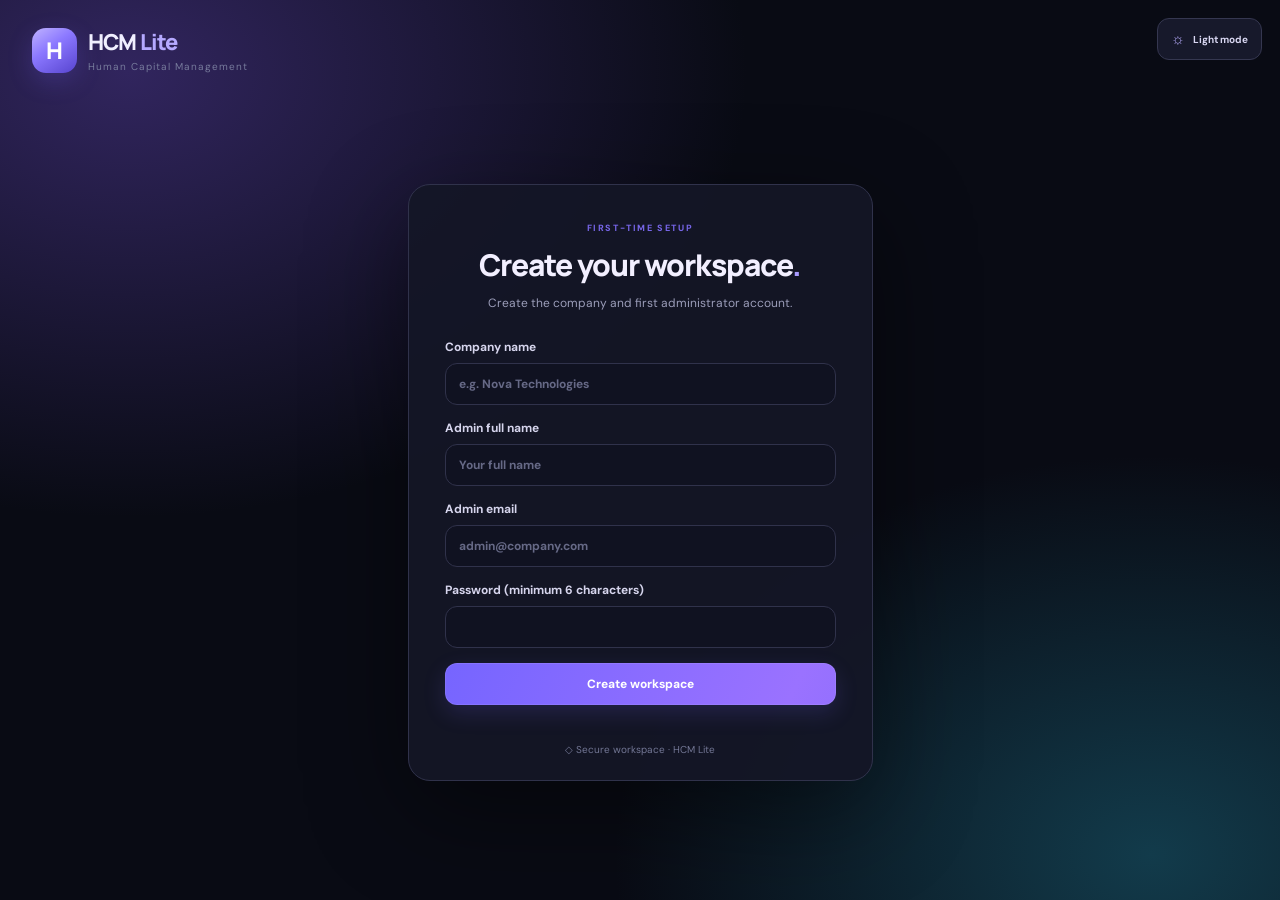
<file: index.html>
<!doctype html>
<html lang="en">
  <head>
    <meta charset="UTF-8" />
    <meta name="viewport" content="width=device-width, initial-scale=1" />
    <meta name="theme-color" content="#f5f5fc" />
    <title>HCM Lite | Sign in</title>
    <link rel="stylesheet" href="CSS/style.css" />
    <script src="JS/storage.js" defer></script>
    <script src="JS/ui.js" defer></script>
    <script src="JS/auth.js" defer></script>
  </head>
  <body class="auth-page">
    <a class="brand brand-corner" href="index.html"
      ><span class="brand-icon">H</span
      ><span class="brand-copy"
        ><strong>HCM <span>Lite</span></strong
        ><small>Human Capital Management</small></span
      ></a
    >
    <main class="auth-layout">
      <section class="auth-section">
        <div class="auth-card">
          <div id="setupPanel" class="hidden">
            <div class="auth-heading">
              <span class="eyebrow">FIRST-TIME SETUP</span>
              <h1>Create your workspace<span>.</span></h1>
              <p>Create the company and first administrator account.</p>
            </div>
            <form id="setupForm" class="stack-form">
              <label
                >Company name<input
                  name="company"
                  required
                  placeholder="e.g. Nova Technologies" /></label
              ><label
                >Admin full name<input
                  name="name"
                  required
                  placeholder="Your full name" /></label
              ><label
                >Admin email<input
                  name="email"
                  type="email"
                  required
                  placeholder="admin@company.com" /></label
              ><label
                >Password (minimum 6 characters)<input
                  name="password"
                  type="password"
                  minlength="6"
                  required /></label
              ><button class="primary-btn">Create workspace</button>
              <p class="message" id="setupMessage" aria-live="polite"></p>
            </form>
          </div>
          <div id="loginPanel">
            <div class="auth-tabs">
              <button class="tab active" type="button" data-role="admin">
                Admin Login</button
              ><button class="tab" type="button" data-role="employee">
                Employee Access
              </button>
            </div>
            <div class="auth-heading">
              <div class="auth-avatar">♙</div>
              <span class="eyebrow">YOUR WORKSPACE AWAITS</span>
              <h1>Welcome back<span>.</span></h1>
              <p id="authDescription">
                Enter your details to access your account.
              </p>
            </div>
            <form id="loginForm" class="stack-form">
              <label
                >Email address<input
                  name="email"
                  type="email"
                  autocomplete="username"
                  required
                  placeholder="you@company.com" /></label
              ><label
                >Password<input
                  name="password"
                  type="password"
                  autocomplete="current-password"
                  required
                  placeholder="Enter your password"
              /></label>
              <div class="inline-row">
                <label class="check-label"
                  ><input name="remember" type="checkbox" /> Remember me</label
                ><button type="button" class="text-btn" id="forgotBtn">
                  Forgot password?
                </button>
              </div>
              <button class="primary-btn">Sign in <span>→</span></button>
              <p class="message" id="loginMessage" aria-live="polite"></p>
            </form>
            <div class="separator">NEW TO HCM LITE?</div>
            <div class="setup-box">
              <span class="setup-icon">✦</span>
              <div>
                <strong>Set up your company</strong>
                <p>
                  Create a workspace for your team and organize HR operations.
                </p>
              </div>
            </div>
            <button class="text-btn create-link" id="showSetup">
              Create company account ↗
            </button>
          </div>
          <p class="auth-footer">◇ Secure workspace · HCM Lite</p>
        </div>
      </section>
    </main>
  </body>
</html>
</file>
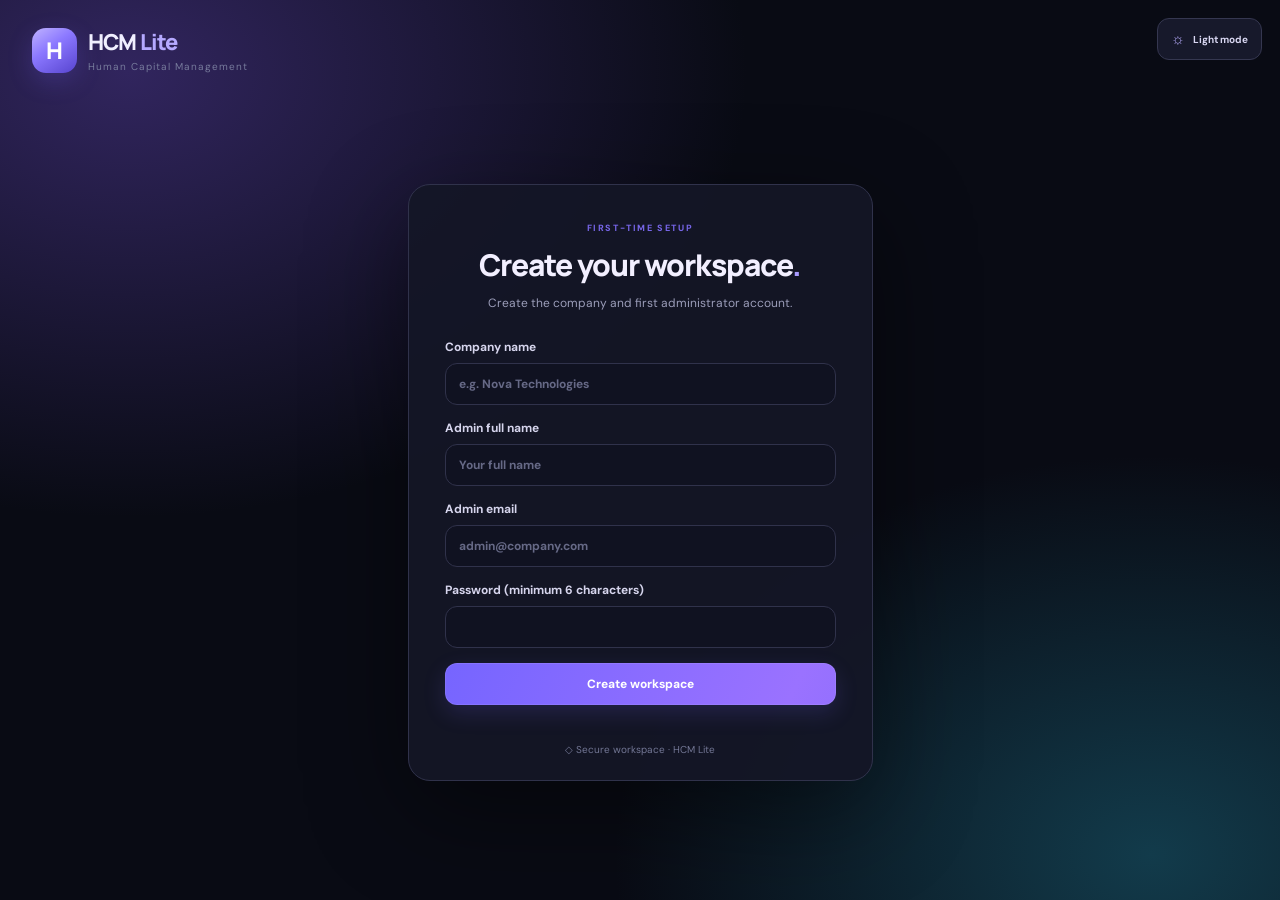
<file: pages/admin.html>
<!doctype html>
<html lang="en">
  <head>
    <meta charset="UTF-8" />
    <meta name="viewport" content="width=device-width, initial-scale=1" />
    <title>Admin Dashboard | HCM Lite</title>
    <link rel="stylesheet" href="../CSS/style.css" />
    <script src="../JS/storage.js" defer></script>
    <script src="../JS/ui.js" defer></script>
    <script src="../JS/auth.js" defer></script>
    <script src="../JS/helper.js" defer></script>
    <script src="../JS/dashboard.js" defer></script>
  </head>
  <body>
    <div id="appShell" class="app-shell">
      <aside class="sidebar">
        <a class="brand" href="admin.html"
          ><span class="brand-icon">H</span
          ><span class="brand-copy"
            ><strong>HCM <span>Lite</span></strong
            ><small>HR workspace</small></span
          ></a
        >
        <p class="nav-label">WORKSPACE</p>
        <nav class="sidebar-nav" aria-label="Main navigation">
          <a class="nav-link active" href="admin.html">▦ Overview</a
          ><a class="nav-link" href="employees.html">♙ Employees</a
          ><a class="nav-link" href="leaves.html">▣ Leave requests</a
          ><a class="nav-link" href="settings.html">⚙ Settings</a
          ><a class="nav-link" href="payslip.html">＄ Payslips</a>
        </nav>
        <div class="sidebar-bottom">
          <button class="nav-link" data-logout>↪ Sign out</button>
        </div>
      </aside>
      <main class="main-content">
        <header class="topbar">
          <div>
            <p class="eyebrow">ADMIN WORKSPACE</p>
            <h1 id="pageTitle">Overview</h1>
          </div>
          <div class="user-pill" id="currentUser"></div>
        </header>
        <section class="welcome-banner">
          <div>
            <p class="eyebrow">COMPANY OVERVIEW</p>
            <h2 id="welcomeTitle">Your people, at a glance.</h2>
            <p>Live summary from your HCM workspace.</p>
          </div>
          <span class="banner-mark">H</span>
        </section>
        <section class="stat-grid">
          <article class="stat-card">
            <span>Total employees</span><strong id="totalEmployees">0</strong
            ><small>Active employee accounts</small>
          </article>
          <article class="stat-card">
            <span>Present today</span><strong id="presentToday">0</strong
            ><small>Checked in today</small>
          </article>
          <article class="stat-card">
            <span>Late today</span><strong id="lateToday">0</strong
            ><small>After allowed grace period</small>
          </article>
          <article class="stat-card">
            <span>Pending leaves</span><strong id="pendingLeaves">0</strong
            ><small>Awaiting your decision</small>
          </article>
        </section>
        <section class="content-grid">
          <article class="panel">
            <div class="panel-heading">
              <div>
                <h2>Today's attendance</h2>
                <p>Attendance records for today</p>
              </div>
              <a class="text-btn" href="employees.html">Manage employees →</a>
            </div>
            <div class="table-wrap">
              <table>
                <thead>
                  <tr>
                    <th>Employee</th>
                    <th>Check in</th>
                    <th>Check out</th>
                    <th>Status</th>
                  </tr>
                </thead>
                <tbody id="todayAttendance"></tbody>
              </table>
            </div>
          </article>
          <article class="panel">
            <div class="panel-heading">
              <div>
                <h2>Announcements</h2>
                <p>Share an update with your team</p>
              </div>
            </div>
            <form id="announcementForm" class="stack-form compact">
              <label
                >Announcement<textarea
                  name="announcement"
                  rows="3"
                  required
                  placeholder="Write a short update..."
                ></textarea></label
              ><button class="primary-btn">Post announcement</button>
            </form>
            <div id="announcementList" class="announcement-list"></div>
          </article>
        </section>
        <section class="panel helper-panel">
          <div class="panel-heading">
            <div>
              <h2>Smart helper</h2>
              <p>Ask questions about your company's live data.</p>
            </div>
            <span class="helper-badge">✦ SMART HELPER</span>
          </div>
          <div class="chat-log" id="chatLog">
            <p class="chat-bubble bot">
              Hi! Ask me how many employees you have, who is on leave today, or
              who arrived late.
            </p>
          </div>
          <form id="helperForm" class="chat-form">
            <input
              name="question"
              required
              placeholder="Ask about your HR data..."
            /><button class="primary-btn">Ask</button>
          </form>
        </section>
      </main>
    </div>
  </body>
</html>
</file>
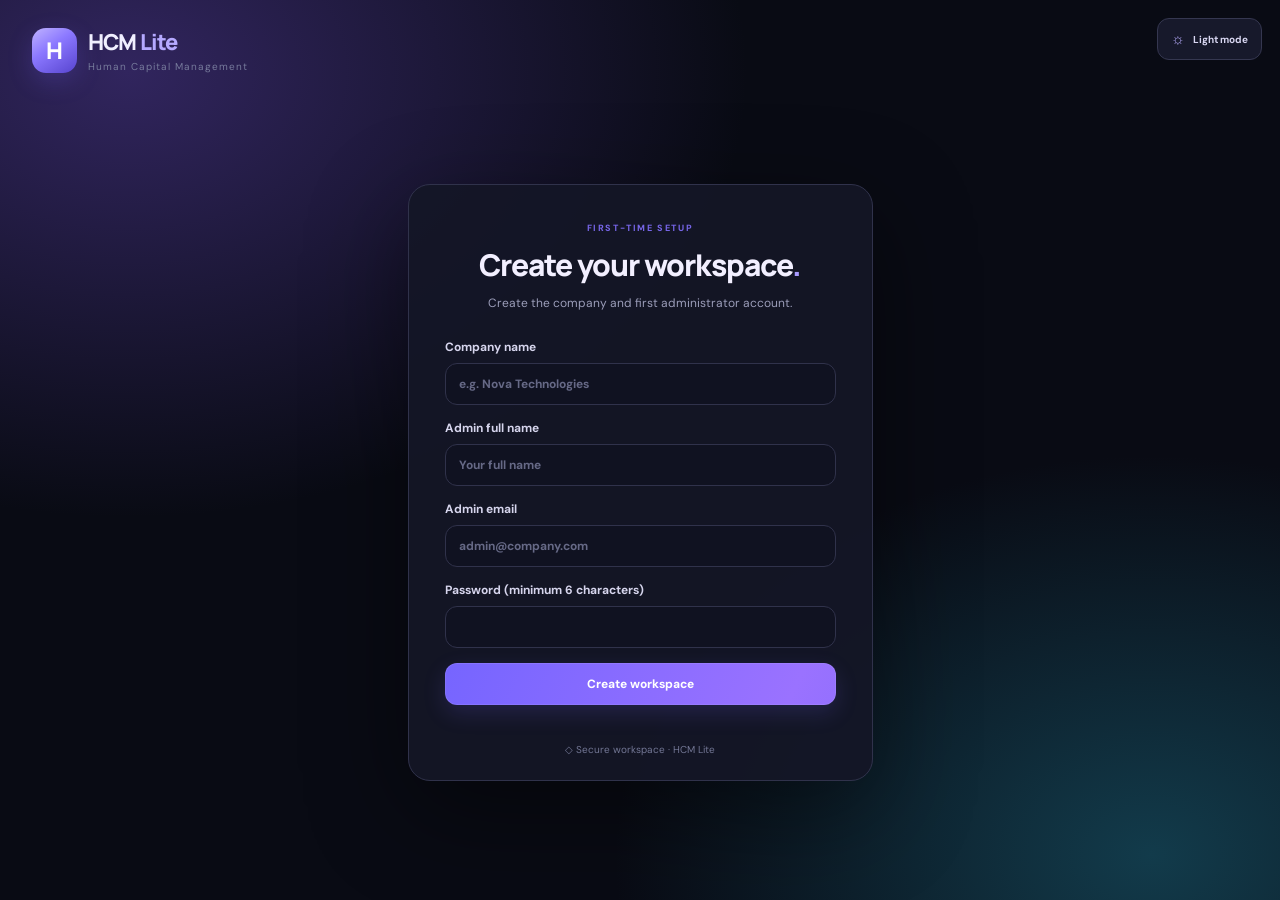
<file: pages/employee.html>
<!doctype html>
<html lang="en">
  <head>
    <meta charset="UTF-8" />
    <meta name="viewport" content="width=device-width, initial-scale=1" />
    <meta name="theme-color" content="#090b14" />
    <title>My Workspace | HCM Lite</title>
    <link rel="stylesheet" href="../CSS/style.css" />
    <script src="../JS/storage.js" defer></script>
    <script src="../JS/ui.js" defer></script>
    <script src="../JS/auth.js" defer></script>
    <script src="../JS/attendance.js" defer></script>
    <script src="../JS/leave.js" defer></script>
    <script src="../JS/helper.js" defer></script>
    <script src="../JS/employee.js" defer></script>
  </head>
  <body>
    <div class="app-shell">
      <aside class="sidebar">
        <a class="brand" href="employee.html"
          ><span class="brand-icon">H</span
          ><span class="brand-copy"
            ><strong>HCM <span>Lite</span></strong
            ><small>PEOPLE OPERATIONS</small></span
          ></a
        >
        <p class="nav-label">MY WORKSPACE</p>
        <nav class="sidebar-nav" aria-label="Main navigation">
          <a class="nav-link active" href="employee.html"
            ><span class="nav-glyph">⌂</span>Overview</a
          ><a class="nav-link" href="#leaveSection"
            ><span class="nav-glyph">▦</span>Request time off</a
          ><a class="nav-link" href="#leaveHistory"
            ><span class="nav-glyph">◷</span>Leave history</a
          ><a class="nav-link" href="payslip.html"
            ><span class="nav-glyph">＄</span>My payslips</a
          >
        </nav>
        <div class="sidebar-bottom">
          <div class="sidebar-note">
            <span class="online-dot"></span
            ><span
              >Workspace synced<br /><small>Saved in this browser</small></span
            >
          </div>
          <button class="nav-link" data-logout>
            <span class="nav-glyph">↗</span>Sign out
          </button>
        </div>
      </aside>
      <main class="main-content">
        <header class="topbar">
          <div>
            <p class="eyebrow">EMPLOYEE PORTAL / OVERVIEW</p>
            <h1>My workspace<span class="title-period">.</span></h1>
            <p class="page-subtitle" id="todayDate"></p>
          </div>
          <div class="user-pill" id="currentUser"></div>
        </header>
        <section class="welcome-banner premium-banner">
          <div>
            <span class="banner-chip"
              ><span class="online-dot"></span> YOUR PERSONAL WORKSPACE</span
            >
            <h2 id="employeeWelcome">Welcome back.</h2>
            <p>
              Your workday, time off and payroll—thoughtfully organized in one
              place.
            </p>
          </div>
          <div class="banner-art">
            <span class="art-orbit orbit-one"></span
            ><span class="art-orbit orbit-two"></span
            ><span class="art-spark">✦</span><span class="art-monogram">H</span>
          </div>
        </section>
        <section class="stat-grid three-cols employee-stats">
          <article class="stat-card stat-accent">
            <div class="stat-top">
              <span>Today's attendance</span><span class="metric-icon">◷</span>
            </div>
            <strong id="myTodayStatus">Not checked in</strong
            ><small id="myTodayTime">Your workday starts here</small>
          </article>
          <article class="stat-card">
            <div class="stat-top">
              <span>Leave balance</span><span class="metric-icon mint">✳</span>
            </div>
            <strong id="myLeaveBalance">0 days</strong
            ><small>Approved days remaining this year</small>
          </article>
          <article class="stat-card">
            <div class="stat-top">
              <span>Hours this week</span
              ><span class="metric-icon amber">⌁</span>
            </div>
            <strong id="myWeekHours">0.0 h</strong
            ><small>From completed attendance records</small>
          </article>
        </section>
        <section class="content-grid employee-content-grid">
          <article class="panel attendance-panel">
            <div class="panel-heading">
              <div>
                <span class="section-kicker">TIME TRACKING</span>
                <h2>Your attendance</h2>
                <p>Check in when you arrive and check out when you finish.</p>
              </div>
              <span class="live-pill"
                ><span class="online-dot"></span> TODAY</span
              >
            </div>
            <div class="attendance-actions">
              <button class="gradient-btn" id="checkInBtn">
                <span>↘</span> Check in</button
              ><button class="outline-btn" id="checkOutBtn">
                <span>↗</span> Check out
              </button>
            </div>
            <p class="message" id="attendanceMessage" aria-live="polite"></p>
            <div class="table-wrap">
              <table>
                <thead>
                  <tr>
                    <th>Date</th>
                    <th>Check in</th>
                    <th>Check out</th>
                    <th>Status</th>
                    <th>Hours</th>
                  </tr>
                </thead>
                <tbody id="myAttendanceRows"></tbody>
              </table>
            </div>
          </article>
          <article class="panel leave-balance-panel">
            <div class="panel-heading">
              <div>
                <span class="section-kicker">TIME OFF</span>
                <h2>Leave at a glance</h2>
                <p>Your yearly allowance and request status.</p>
              </div>
              <span class="metric-icon mint">✳</span>
            </div>
            <div class="balance-ring-wrap">
              <div class="balance-ring" id="leaveRing">
                <div>
                  <strong id="leaveUsedCount">0</strong><small>days used</small>
                </div>
              </div>
              <div class="balance-legend">
                <div>
                  <span class="legend-dot legend-used"></span
                  ><span>Approved used</span
                  ><strong id="leaveUsedLabel">0</strong>
                </div>
                <div>
                  <span class="legend-dot legend-left"></span
                  ><span>Remaining</span
                  ><strong id="leaveRemainingLabel">0</strong>
                </div>
              </div>
            </div>
            <div class="mini-status-row">
              <div>
                <span>Pending</span><strong id="pendingLeaveCount">0</strong>
              </div>
              <div>
                <span>Approved</span><strong id="approvedLeaveCount">0</strong>
              </div>
              <div>
                <span>Rejected</span><strong id="rejectedLeaveCount">0</strong>
              </div>
            </div>
            <a class="inline-link" href="#leaveHistory"
              >View all requests <span>↗</span></a
            >
          </article>
        </section>
        <section class="panel leave-application-panel" id="leaveSection">
          <div class="panel-heading leave-heading">
            <div>
              <span class="section-kicker">REQUEST TIME OFF</span>
              <h2>Plan your time away</h2>
              <p>
                Complete the details below. Your request will be sent to the HR
                administrator for review.
              </p>
            </div>
            <span class="leave-heading-icon">✦</span>
          </div>
          <div class="form-progress">
            <span class="progress-number">01</span>
            <div>
              <strong>Leave request details</strong
              ><small>Fields marked with * are required</small>
            </div>
            <span class="form-secure">◈ Private to HR</span>
          </div>
          <form id="leaveApplyForm" class="leave-request-form">
            <div class="form-grid leave-form-grid">
              <label
                >Leave category *<select name="type" id="leaveType" required>
                  <option value="Casual">Casual leave</option>
                  <option value="Sick">Sick leave</option>
                  <option value="Annual">Annual leave</option>
                  <option value="Unpaid">Unpaid leave</option>
                  <option value="Emergency">Emergency leave</option>
                  <option value="Other">Other</option></select
                ><small class="field-hint"
                  >Choose the category that best matches your request.</small
                ></label
              ><label
                >Reason for leave *<select name="reasonType" required>
                  <option value="Personal matters">Personal matters</option>
                  <option value="Medical appointment">
                    Medical appointment
                  </option>
                  <option value="Illness or recovery">
                    Illness or recovery
                  </option>
                  <option value="Family commitment">Family commitment</option>
                  <option value="Travel / vacation">Travel / vacation</option>
                  <option value="Urgent / emergency">Urgent / emergency</option>
                  <option value="Other">Other</option></select
                ><small class="field-hint"
                  >You can add the details below.</small
                ></label
              >
              <label
                >First day of leave *<input
                  type="date"
                  name="from"
                  id="leaveFrom"
                  required
                /><small class="field-hint"
                  >When will your leave begin?</small
                ></label
              ><label
                >Last day of leave *<input
                  type="date"
                  name="to"
                  id="leaveTo"
                  required
                /><small class="field-hint"
                  >Include your final day away.</small
                ></label
              >
              <div class="leave-duration-card full-span">
                <div class="duration-symbol">◷</div>
                <div class="duration-copy">
                  <span>Estimated leave duration</span
                  ><strong id="leaveDuration">Select your dates</strong
                  ><small
                    >Working days only; non-working days are excluded.</small
                  >
                </div>
                <div class="duration-quota">
                  <span>Available balance</span
                  ><strong id="leaveFormBalance">—</strong>
                </div>
              </div>
              <label class="full-span"
                >Additional details / reason *<textarea
                  name="reason"
                  id="leaveReason"
                  rows="4"
                  required
                  minlength="8"
                  placeholder="Please provide enough detail for your manager to review the request…"
                ></textarea
                ><small class="field-hint"
                  >Keep it clear and professional. Do not include unnecessary
                  sensitive medical details.</small
                ></label
              >
              <label
                >Contact while away<input
                  type="text"
                  name="contact"
                  maxlength="80"
                  placeholder="Optional phone number or email"
                /><small class="field-hint"
                  >How HR can reach you if needed.</small
                ></label
              ><label
                >Handover / coverage plan<input
                  type="text"
                  name="handover"
                  maxlength="180"
                  placeholder="Optional colleague or task handover"
                /><small class="field-hint"
                  >Who will cover urgent tasks?</small
                ></label
              >
            </div>
            <div class="leave-form-footer">
              <div class="form-note">
                <span>ⓘ</span>
                <p>
                  Requests remain <strong>Pending</strong> until HR decides.
                  Approved leave is deducted from your yearly allowance.
                </p>
              </div>
              <button class="gradient-btn submit-leave-btn" type="submit">
                <span>↗</span> Submit leave request
              </button>
            </div>
            <p class="message" id="applyLeaveMessage" aria-live="polite"></p>
          </form>
        </section>
        <section class="panel history-panel" id="leaveHistory">
          <div class="panel-heading">
            <div>
              <span class="section-kicker">YOUR RECORD</span>
              <h2>Leave request history</h2>
              <p>
                Track every request and read the administrator's decision or
                feedback.
              </p>
            </div>
            <select id="myLeaveFilter" aria-label="Filter leave requests">
              <option value="">All requests</option>
              <option>Pending</option>
              <option>Approved</option>
              <option>Rejected</option>
            </select>
          </div>
          <div class="table-wrap">
            <table>
              <thead>
                <tr>
                  <th>Request</th>
                  <th>Dates</th>
                  <th>Days</th>
                  <th>Submitted</th>
                  <th>Status</th>
                  <th>HR feedback</th>
                </tr>
              </thead>
              <tbody id="myLeaveRows">
                <tr>
                  <td colspan="6" class="empty-row">
                    Your requests will appear here.
                  </td>
                </tr>
              </tbody>
            </table>
          </div>
        </section>
        <section class="panel helper-panel ai-panel">
          <div class="ai-header">
            <div class="ai-brand">
              <div class="ai-avatar"><span>✦</span><i></i></div>
              <div>
                <span class="section-kicker">HCM INTELLIGENCE</span>
                <h2>Ask your HR assistant</h2>
                <p>
                  Your personal assistant for attendance, leave and payroll
                  questions.
                </p>
              </div>
            </div>
            <span class="ai-live"
              ><span class="online-dot"></span> READY TO HELP</span
            >
          </div>
          <div class="chat-log" id="chatLog">
            <div class="ai-welcome">
              <div class="ai-mini-avatar">✦</div>
              <div>
                <strong>Hi there! How can I help?</strong>
                <p>I can answer questions using your saved HR records.</p>
              </div>
            </div>
            <div class="quick-prompts">
              <button
                type="button"
                data-prompt="How many leaves do I have left?"
              >
                My leave balance</button
              ><button
                type="button"
                data-prompt="What is my leave request status?"
              >
                Leave request status</button
              ><button type="button" data-prompt="Was I late today?">
                Today's attendance
              </button>
            </div>
          </div>
          <form id="helperForm" class="chat-form">
            <span class="chat-input-icon">✦</span
            ><input
              name="question"
              required
              placeholder="Ask about your own HR data…"
            /><button class="gradient-btn" aria-label="Send question">
              Send <span>↗</span>
            </button>
          </form>
          <p class="ai-footnote">
            Answers are based on this browser's saved records.
          </p>
        </section>
      </main>
    </div>
  </body>
</html>
</file>
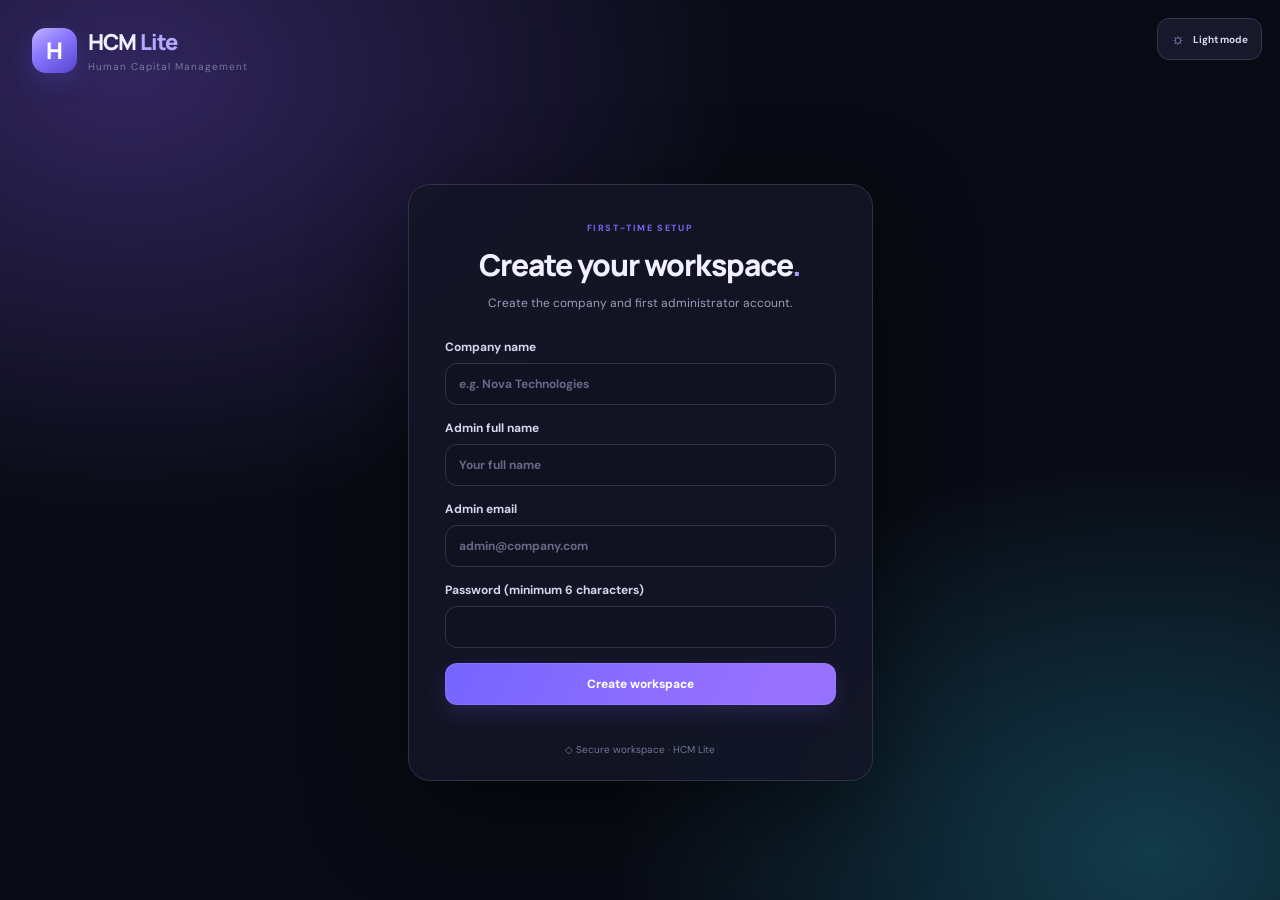
<file: pages/employees.html>
<!doctype html>
<html lang="en">
  <head>
    <meta charset="UTF-8" />
    <meta name="viewport" content="width=device-width, initial-scale=1" />
    <title>Employees | HCM Lite</title>
    <link rel="stylesheet" href="../CSS/style.css" />
    <script src="../JS/storage.js" defer></script>
    <script src="../JS/ui.js" defer></script>
    <script src="../JS/auth.js" defer></script>
    <script src="../JS/employees.js" defer></script>
  </head>
  <body>
    <div class="app-shell">
      <aside class="sidebar">
        <a class="brand" href="admin.html"
          ><span class="brand-icon">H</span
          ><span class="brand-copy"
            ><strong>HCM <span>Lite</span></strong
            ><small>HR workspace</small></span
          ></a
        >
        <p class="nav-label">WORKSPACE</p>
        <nav class="sidebar-nav" aria-label="Main navigation">
          <a class="nav-link" href="admin.html">▦ Overview</a
          ><a class="nav-link active" href="employees.html">♙ Employees</a
          ><a class="nav-link" href="leaves.html">▣ Leave requests</a
          ><a class="nav-link" href="settings.html">⚙ Settings</a
          ><a class="nav-link" href="payslip.html">＄ Payslips</a>
        </nav>
        <div class="sidebar-bottom">
          <button class="nav-link" data-logout>↪ Sign out</button>
        </div>
      </aside>
      <main class="main-content">
        <header class="topbar">
          <div>
            <p class="eyebrow">PEOPLE DIRECTORY</p>
            <h1>Employees</h1>
          </div>
          <div class="user-pill" id="currentUser"></div>
        </header>
        <section class="panel">
          <div class="panel-heading">
            <div>
              <h2 id="employeeFormTitle">Add an employee</h2>
              <p>Adding an employee also creates their login account.</p>
            </div>
          </div>
          <form id="employeeForm" class="form-grid">
            <input type="hidden" name="id" /><label
              >Full name<input
                name="name"
                required
                placeholder="Employee full name" /></label
            ><label
              >Email address<input
                name="email"
                type="email"
                required
                placeholder="name@company.com" /></label
            ><label
              >Department<input
                name="department"
                required
                placeholder="e.g. Engineering" /></label
            ><label
              >Monthly salary (PKR)<input
                name="salary"
                type="number"
                min="1"
                required
                placeholder="50000" /></label
            ><label id="passwordLabel"
              >Temporary password<input
                name="password"
                type="password"
                minlength="6"
                placeholder="Minimum 6 characters"
            /></label>
            <div class="form-actions">
              <button class="primary-btn" id="saveEmployee">Add employee</button
              ><button
                class="secondary-btn hidden"
                type="button"
                id="cancelEdit"
              >
                Cancel edit
              </button>
            </div>
            <p
              class="message full-span"
              id="employeeMessage"
              aria-live="polite"
            ></p>
          </form>
        </section>
        <section class="panel">
          <div class="panel-heading">
            <div>
              <h2>Team directory</h2>
              <p id="employeeCount">0 employees</p>
            </div>
            <div class="filter-row">
              <input
                id="employeeSearch"
                placeholder="Search name or email"
              /><select id="departmentFilter">
                <option value="">All departments</option>
              </select>
            </div>
          </div>
          <div class="table-wrap">
            <table>
              <thead>
                <tr>
                  <th>Employee</th>
                  <th>Email</th>
                  <th>Department</th>
                  <th>Salary</th>
                  <th>Actions</th>
                </tr>
              </thead>
              <tbody id="employeeRows"></tbody>
            </table>
          </div>
        </section>
      </main>
    </div>
  </body>
</html>
</file>
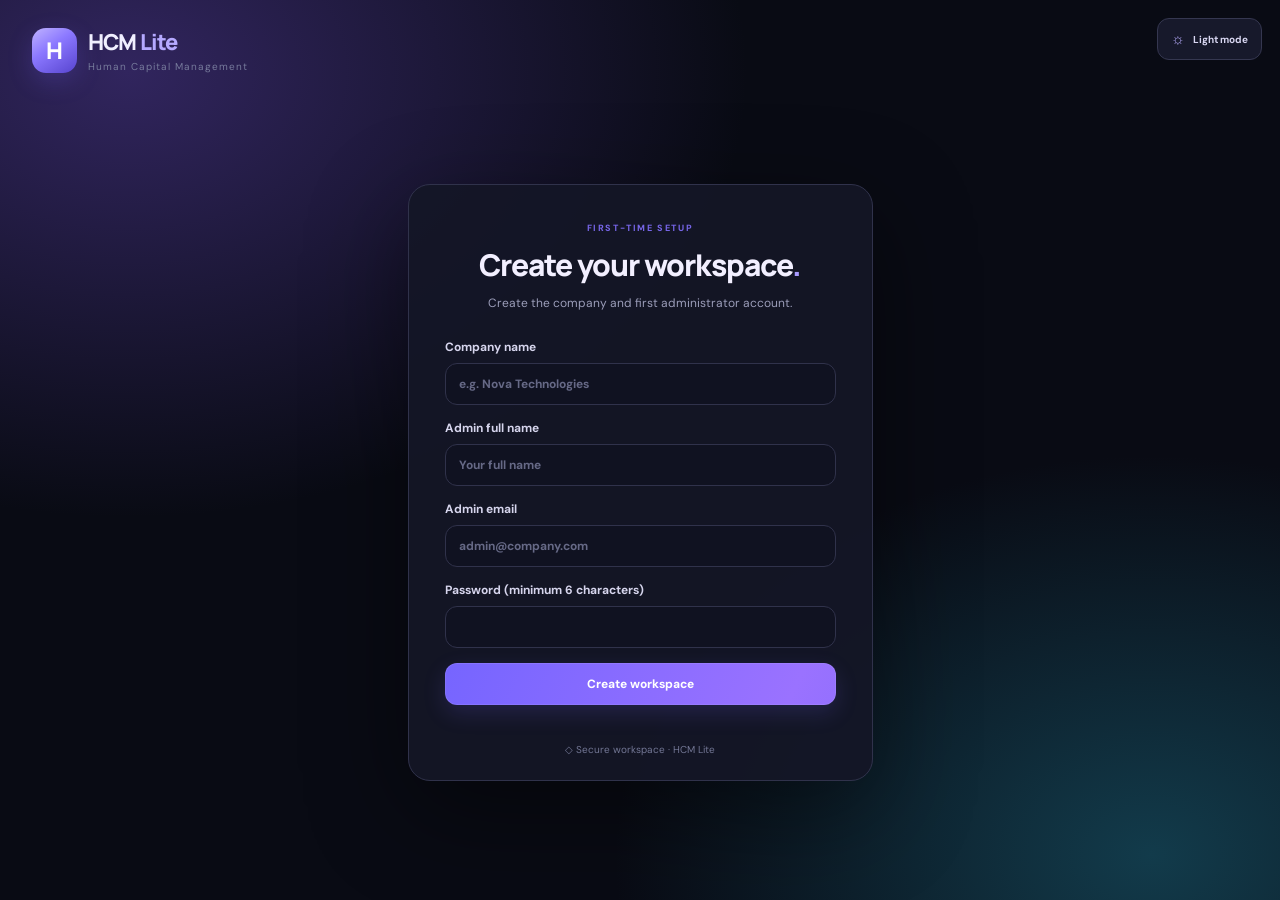
<file: pages/leaves.html>
<!doctype html>
<html lang="en">
  <head>
    <meta charset="UTF-8" />
    <meta name="viewport" content="width=device-width, initial-scale=1" />
    <meta name="theme-color" content="#090b14" />
    <title>Leave Management | HCM Lite</title>
    <link rel="stylesheet" href="../CSS/style.css" />
    <script src="../JS/storage.js" defer></script>
    <script src="../JS/ui.js" defer></script>
    <script src="../JS/auth.js" defer></script>
    <script src="../JS/leave.js" defer></script>
  </head>
  <body>
    <div class="app-shell">
      <aside class="sidebar">
        <a class="brand" href="admin.html"
          ><span class="brand-icon">H</span
          ><span class="brand-copy"
            ><strong>HCM <span>Lite</span></strong
            ><small>PEOPLE OPERATIONS</small></span
          ></a
        >
        <p class="nav-label">ADMIN CONSOLE</p>
        <nav class="sidebar-nav" aria-label="Main navigation">
          <a class="nav-link" href="admin.html"
            ><span class="nav-glyph">⌂</span>Overview</a
          ><a class="nav-link" href="employees.html"
            ><span class="nav-glyph">♙</span>Employees</a
          ><a class="nav-link active" href="leaves.html"
            ><span class="nav-glyph">▦</span>Leave management
            <span class="nav-count" id="pendingNavCount">0</span></a
          ><a class="nav-link" href="settings.html"
            ><span class="nav-glyph">⚙</span>Company settings</a
          ><a class="nav-link" href="payslip.html"
            ><span class="nav-glyph">＄</span>Payroll & payslips</a
          >
        </nav>
        <div class="sidebar-bottom">
          <div class="sidebar-note">
            <span class="online-dot"></span
            ><span
              >Workspace synced<br /><small>Saved in this browser</small></span
            >
          </div>
          <button class="nav-link" data-logout>
            <span class="nav-glyph">↗</span>Sign out
          </button>
        </div>
      </aside>
      <main class="main-content">
        <header class="topbar">
          <div>
            <p class="eyebrow">PEOPLE OPERATIONS / TIME OFF</p>
            <h1>Leave management<span class="title-period">.</span></h1>
            <p class="page-subtitle">
              Review requests, record decisions and keep a clear audit trail.
            </p>
          </div>
          <div class="user-pill" id="currentUser"></div>
        </header>
        <section class="welcome-banner premium-banner admin-leave-banner">
          <div>
            <span class="banner-chip"
              ><span class="online-dot"></span> HR REVIEW CENTER</span
            >
            <h2>Every request deserves a clear decision.</h2>
            <p>
              Review employee leave requests and communicate the outcome with a
              note.
            </p>
          </div>
          <div class="banner-art">
            <span class="art-orbit orbit-one"></span
            ><span class="art-orbit orbit-two"></span
            ><span class="art-spark">✦</span><span class="art-monogram">✓</span>
          </div>
        </section>
        <section class="stat-grid three-cols leave-admin-stats">
          <article class="stat-card">
            <div class="stat-top">
              <span>Awaiting review</span
              ><span class="metric-icon amber">◷</span>
            </div>
            <strong id="adminPendingCount">0</strong
            ><small>Requests requiring a decision</small>
          </article>
          <article class="stat-card">
            <div class="stat-top">
              <span>Approved</span><span class="metric-icon mint">✓</span>
            </div>
            <strong id="adminApprovedCount">0</strong
            ><small>Approved requests on record</small>
          </article>
          <article class="stat-card">
            <div class="stat-top">
              <span>Rejected</span><span class="metric-icon rose">×</span>
            </div>
            <strong id="adminRejectedCount">0</strong
            ><small>Requests declined with feedback</small>
          </article>
        </section>
        <section class="panel leave-admin-panel">
          <div class="panel-heading">
            <div>
              <span class="section-kicker">REQUEST INBOX</span>
              <h2>Employee leave requests</h2>
              <p>
                Choose a request to review its details and record your decision.
              </p>
            </div>
            <div class="leave-filter-controls">
              <label class="search-field"
                ><span>⌕</span
                ><input
                  id="leaveSearch"
                  type="search"
                  placeholder="Search employee…" /></label
              ><select id="leaveFilter" aria-label="Filter requests">
                <option value="">All statuses</option>
                <option>Pending</option>
                <option>Approved</option>
                <option>Rejected</option>
              </select>
            </div>
          </div>
          <div class="table-wrap">
            <table class="leave-admin-table">
              <thead>
                <tr>
                  <th>Employee</th>
                  <th>Leave request</th>
                  <th>Dates / duration</th>
                  <th>Reason & handover</th>
                  <th>Status</th>
                  <th>Review action</th>
                </tr>
              </thead>
              <tbody id="leaveRows">
                <tr>
                  <td colspan="6" class="empty-row">Loading requests…</td>
                </tr>
              </tbody>
            </table>
          </div>
          <p class="message" id="leaveMessage" aria-live="polite"></p>
          <div class="audit-note">
            <span>◈</span>
            <p>
              <strong>Decision integrity</strong><br />Rejections require a
              reason. Each decision is saved with a timestamp and shown to the
              employee in their own leave history.
            </p>
          </div>
        </section>
      </main>
    </div>
  </body>
</html>
</file>
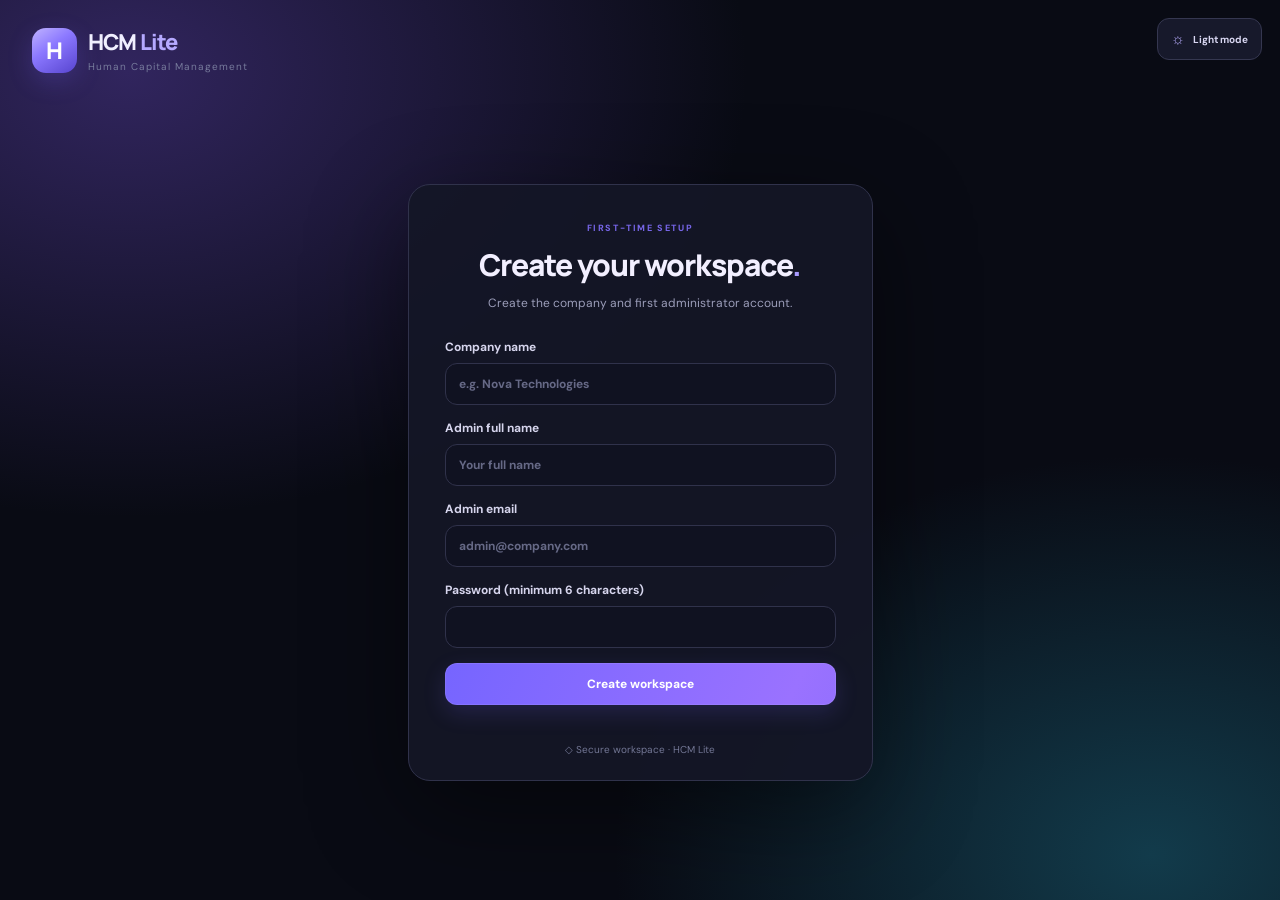
<file: pages/payslip.html>
<!doctype html>
<html lang="en">
  <head>
    <meta charset="UTF-8" />
    <meta name="viewport" content="width=device-width, initial-scale=1" />
    <title>Payslip | HCM Lite</title>
    <link rel="stylesheet" href="../CSS/style.css" />
    <script src="../JS/storage.js" defer></script>
    <script src="../JS/ui.js" defer></script>
    <script src="../JS/auth.js" defer></script>
    <script src="../JS/payslip.js" defer></script>
  </head>
  <body>
    <div class="app-shell">
      <aside class="sidebar">
        <a class="brand" href="admin.html"
          ><span class="brand-icon">H</span
          ><span class="brand-copy"
            ><strong>HCM <span>Lite</span></strong
            ><small>Payroll workspace</small></span
          ></a
        >
        <p class="nav-label">WORKSPACE</p>
        <nav class="sidebar-nav" aria-label="Main navigation">
          <a class="nav-link" href="admin.html">▦ Overview</a
          ><a class="nav-link" href="employees.html" data-admin-only
            >♙ Employees</a
          ><a class="nav-link" href="leaves.html" data-admin-only
            >▣ Leave requests</a
          ><a class="nav-link" href="settings.html" data-admin-only
            >⚙ Settings</a
          ><a class="nav-link active" href="payslip.html">＄ Payslips</a>
        </nav>
        <div class="sidebar-bottom">
          <button class="nav-link" data-logout>↪ Sign out</button>
        </div>
      </aside>
      <main class="main-content">
        <header class="topbar no-print">
          <div>
            <p class="eyebrow">PAYROLL</p>
            <h1>Monthly payslip</h1>
          </div>
          <div class="user-pill" id="currentUser"></div>
        </header>
        <section class="panel no-print">
          <div class="panel-heading">
            <div>
              <h2>Choose payroll period</h2>
              <p>Calculations use saved attendance and company working days.</p>
            </div>
          </div>
          <div class="filter-row">
            <label>Month<input type="month" id="payMonth" /></label
            ><label id="payEmployeeWrap"
              >Employee<select id="payEmployee"></select></label
            ><button class="primary-btn" id="generatePayslip">
              Generate payslip
            </button>
          </div>
        </section>
        <section class="panel payslip-sheet" id="payslipSheet">
          <div class="payslip-head">
            <div class="brand">
              <span class="brand-icon">H</span
              ><span class="brand-copy"
                ><strong>HCM <span>Lite</span></strong
                ><small id="payslipCompany"
                  >Human Capital Management</small
                ></span
              >
            </div>
            <span class="payslip-label">MONTHLY PAYSLIP</span>
          </div>
          <div id="payslipContent" class="payslip-content">
            <p>Select a month and employee to generate a payslip.</p>
          </div>
          <button class="primary-btn no-print" id="printPayslip">
            Print / Save as PDF
          </button>
        </section>
        <section class="panel no-print payslip-history-panel">
          <div class="panel-heading">
            <div>
              <span class="section-kicker">PAYROLL ARCHIVE</span>
              <h2>Generated payslip history</h2>
              <p>
                Locally recorded months and net amounts generated in this
                browser.
              </p>
            </div>
          </div>
          <div class="table-wrap">
            <table>
              <thead>
                <tr>
                  <th>Employee</th>
                  <th>Pay period</th>
                  <th>Generated</th>
                  <th>Net pay</th>
                </tr>
              </thead>
              <tbody id="payslipHistoryRows">
                <tr>
                  <td colspan="4" class="empty-row">
                    No generated payslips yet.
                  </td>
                </tr>
              </tbody>
            </table>
          </div>
        </section>
      </main>
    </div>
  </body>
</html>
</file>
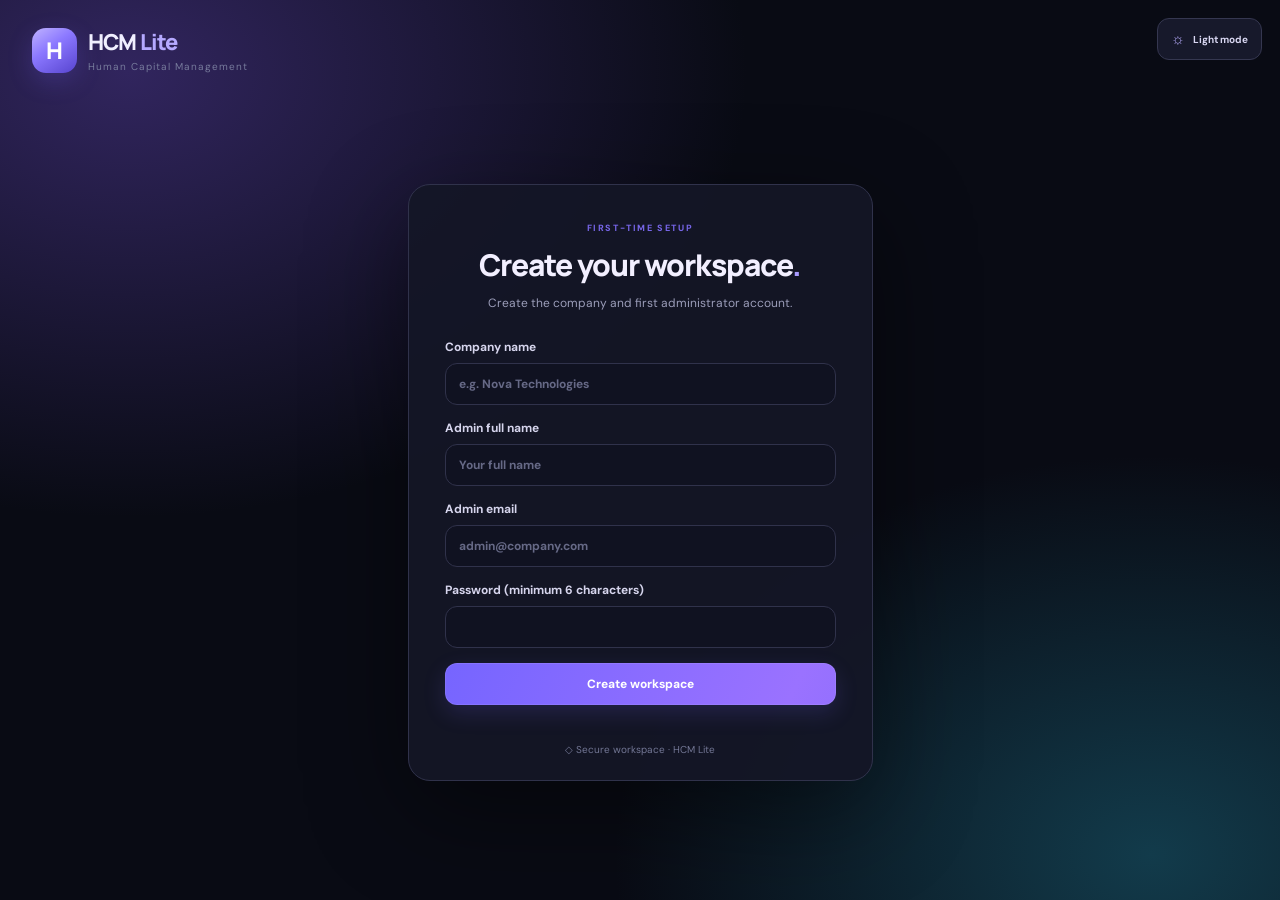
<file: pages/settings.html>
<!doctype html>
<html lang="en">
  <head>
    <meta charset="UTF-8" />
    <meta name="viewport" content="width=device-width, initial-scale=1" />
    <title>Company Settings | HCM Lite</title>
    <link rel="stylesheet" href="../CSS/style.css" />
    <script src="../JS/storage.js" defer></script>
    <script src="../JS/ui.js" defer></script>
    <script src="../JS/auth.js" defer></script>
    <script src="../JS/settings.js" defer></script>
  </head>
  <body>
    <div class="app-shell">
      <aside class="sidebar">
        <a class="brand" href="admin.html"
          ><span class="brand-icon">H</span
          ><span class="brand-copy"
            ><strong>HCM <span>Lite</span></strong
            ><small>HR workspace</small></span
          ></a
        >
        <p class="nav-label">WORKSPACE</p>
        <nav class="sidebar-nav" aria-label="Main navigation">
          <a class="nav-link" href="admin.html">▦ Overview</a
          ><a class="nav-link" href="employees.html">♙ Employees</a
          ><a class="nav-link" href="leaves.html">▣ Leave requests</a
          ><a class="nav-link active" href="settings.html">⚙ Settings</a
          ><a class="nav-link" href="payslip.html">＄ Payslips</a>
        </nav>
        <div class="sidebar-bottom">
          <button class="nav-link" data-logout>↪ Sign out</button>
        </div>
      </aside>
      <main class="main-content">
        <header class="topbar">
          <div>
            <p class="eyebrow">CONFIGURATION</p>
            <h1>Company settings</h1>
          </div>
          <div class="user-pill" id="currentUser"></div>
        </header>
        <section class="panel settings-panel">
          <div class="panel-heading">
            <div>
              <h2>Attendance & leave rules</h2>
              <p>These rules affect attendance labels and leave balances.</p>
            </div>
          </div>
          <form id="settingsForm" class="stack-form">
            <label>Company name<input name="name" required /></label
            ><label
              >Office start time<input
                name="officeStart"
                type="time"
                required /></label
            ><label
              >Late grace period (minutes)<input
                name="graceMinutes"
                type="number"
                min="0"
                max="180"
                required /></label
            ><label
              >Yearly leave quota (working days)<input
                name="leaveQuota"
                type="number"
                min="0"
                max="365"
                required
            /></label>
            <fieldset>
              <legend>Working days</legend>
              <div class="weekday-grid">
                <label
                  ><input type="checkbox" name="workingDays" value="1" />
                  Mon</label
                ><label
                  ><input type="checkbox" name="workingDays" value="2" />
                  Tue</label
                ><label
                  ><input type="checkbox" name="workingDays" value="3" />
                  Wed</label
                ><label
                  ><input type="checkbox" name="workingDays" value="4" />
                  Thu</label
                ><label
                  ><input type="checkbox" name="workingDays" value="5" />
                  Fri</label
                ><label
                  ><input type="checkbox" name="workingDays" value="6" />
                  Sat</label
                ><label
                  ><input type="checkbox" name="workingDays" value="0" />
                  Sun</label
                >
              </div>
            </fieldset>
            <button class="primary-btn">Save settings</button>
            <p class="message" id="settingsMessage" aria-live="polite"></p>
          </form>
        </section>
      </main>
    </div>
  </body>
</html>
</file>
<file: CSS/style.css>
@import url("https://fonts.googleapis.com/css2?family=DM+Sans:wght@400;500;600;700&family=Manrope:wght@400;500;600;700;800&display=swap");
:root {
  --primary: #6855f5;
  --primary-dark: #5140d9;
  --ink: #19183f;
  --muted: #85839f;
  --border: #e7e6f2;
  --surface: #fff;
  --background: #f5f5fc;
  --green: #13865d;
  --red: #b42336;
  --shadow: 0 16px 45px rgba(40, 32, 100, 0.07);
}
* {
  box-sizing: border-box;
  margin: 0;
  padding: 0;
}
body {
  min-height: 100vh;
  font-family: "DM Sans", sans-serif;
  color: var(--ink);
  background: var(--background);
  -webkit-font-smoothing: antialiased;
}
button,
input,
select,
textarea {
  font: inherit;
}
button,
a {
  -webkit-tap-highlight-color: transparent;
}
button {
  cursor: pointer;
}
a {
  color: inherit;
  text-decoration: none;
}
input,
select,
textarea {
  width: 100%;
  padding: 12px 13px;
  border: 1px solid var(--border);
  border-radius: 10px;
  background: #fcfcff;
  color: var(--ink);
  outline: none;
}
input:focus,
select:focus,
textarea:focus {
  border-color: #8a78fa;
  box-shadow: 0 0 0 3px #6855f51c;
}
label {
  display: flex;
  flex-direction: column;
  gap: 7px;
  font-size: 12px;
  font-weight: 700;
  color: #302d50;
}
button:focus-visible,
a:focus-visible,
input:focus-visible {
  outline: 3px solid #b8adff;
  outline-offset: 2px;
}
.hidden {
  display: none !important;
}
.brand {
  display: flex;
  align-items: center;
  gap: 11px;
  width: max-content;
}
.brand-icon {
  width: 45px;
  height: 45px;
  display: grid;
  place-items: center;
  border-radius: 14px;
  color: #fff;
  background: linear-gradient(135deg, #8c7bff, #5e4ae8);
  box-shadow: 0 7px 18px #6855f533;
  font:
    800 23px Manrope,
    sans-serif;
  flex-shrink: 0;
}
.brand-copy strong {
  display: block;
  font:
    800 22px Manrope,
    sans-serif;
  letter-spacing: -0.8px;
}
.brand-copy strong span {
  color: var(--primary);
}
.brand-copy small {
  display: block;
  margin-top: 3px;
  color: var(--muted);
  font-size: 10px;
}
.auth-page {
  background:
    radial-gradient(ellipse at 10% 10%, #eeebff, transparent 38%),
    radial-gradient(ellipse at 95% 90%, #e9f7ff, transparent 35%),
    var(--background);
}
.brand-corner {
  position: absolute;
  top: 27px;
  left: 32px;
  z-index: 2;
}
.auth-layout {
  min-height: 100vh;
  display: flex;
  align-items: center;
  justify-content: center;
  padding: 95px 18px 30px;
}
.auth-section {
  width: 100%;
  display: flex;
  justify-content: center;
}
.auth-card {
  width: 100%;
  max-width: 465px;
  padding: 30px 36px 24px;
  border: 1px solid #ffffff;
  border-radius: 22px;
  background: #ffffffed;
  box-shadow: 0 30px 80px #28206417;
  animation: rise 0.45s ease both;
}
@keyframes rise {
  from {
    opacity: 0;
    transform: translateY(12px);
  }
  to {
    opacity: 1;
    transform: translateY(0);
  }
}
.auth-tabs {
  display: grid;
  grid-template-columns: 1fr 1fr;
  border-bottom: 1px solid var(--border);
  margin-bottom: 26px;
}
.tab {
  position: relative;
  padding: 13px 5px;
  border: 0;
  background: transparent;
  color: var(--muted);
  font-size: 12px;
  font-weight: 700;
}
.tab.active {
  color: var(--primary);
}
.tab.active:after {
  content: "";
  position: absolute;
  bottom: -1px;
  left: 0;
  width: 100%;
  height: 3px;
  border-radius: 4px;
  background: var(--primary);
}
.auth-heading {
  text-align: center;
  margin-bottom: 25px;
}
.auth-avatar {
  width: 53px;
  height: 53px;
  display: grid;
  place-items: center;
  margin: 0 auto 15px;
  border-radius: 17px;
  background: #eeebff;
  color: var(--primary);
  font-size: 26px;
}
.eyebrow {
  font-size: 9px;
  letter-spacing: 1.6px;
  font-weight: 800;
  color: #7665e7;
}
.auth-heading h1 {
  font:
    800 30px Manrope,
    sans-serif;
  letter-spacing: -1px;
  margin: 8px 0;
}
.auth-heading h1 span {
  color: var(--primary);
}
.auth-heading p,
.panel-heading p,
.welcome-banner p {
  font-size: 12px;
  line-height: 1.7;
  color: var(--muted);
}
.stack-form {
  display: flex;
  flex-direction: column;
  gap: 15px;
}
.stack-form label {
  gap: 8px;
}
.stack-form input,
.stack-form select,
.stack-form textarea {
  font-size: 12px;
}
.inline-row {
  display: flex;
  align-items: center;
  justify-content: space-between;
  gap: 10px;
}
.check-label {
  display: flex;
  align-items: center;
  flex-direction: row;
  gap: 7px;
  font-weight: 500;
  color: var(--muted);
}
.check-label input {
  width: auto;
}
.text-btn {
  border: 0;
  background: transparent;
  color: var(--primary);
  font-size: 11px;
  font-weight: 700;
}
.text-btn:hover {
  text-decoration: underline;
}
.primary-btn,
.secondary-btn {
  display: inline-flex;
  align-items: center;
  justify-content: center;
  gap: 10px;
  padding: 12px 16px;
  border: 0;
  border-radius: 10px;
  font-size: 12px;
  font-weight: 700;
  transition: 0.2s;
}
.primary-btn {
  color: white;
  background: linear-gradient(105deg, #6652ef, #7a67fa);
  box-shadow: 0 7px 17px #6855f52c;
}
.primary-btn:hover {
  transform: translateY(-1px);
  box-shadow: 0 10px 22px #6855f53b;
}
.secondary-btn {
  color: #5546bf;
  background: #f0edff;
  border: 1px solid #e2dcff;
}
.message {
  font-size: 11px;
  line-height: 1.6;
  color: #5543c8;
}
.message.error {
  color: var(--red);
}
.message.success {
  color: var(--green);
}
.separator {
  display: flex;
  align-items: center;
  gap: 10px;
  margin: 24px 0 16px;
  color: #a09db4;
  font-size: 8px;
  font-weight: 800;
  letter-spacing: 1px;
}
.separator:before,
.separator:after {
  content: "";
  height: 1px;
  background: var(--border);
  flex: 1;
}
.setup-box {
  display: flex;
  gap: 11px;
  padding: 13px;
  border: 1px solid #ebe7ff;
  border-radius: 11px;
  background: #f9f7ff;
}
.setup-icon {
  display: grid;
  place-items: center;
  width: 32px;
  height: 32px;
  flex-shrink: 0;
  border-radius: 9px;
  background: #eae6ff;
  color: var(--primary);
}
.setup-box strong {
  font-size: 11px;
}
.setup-box p {
  margin-top: 5px;
  color: var(--muted);
  font-size: 10px;
  line-height: 1.6;
}
.create-link {
  display: flex;
  justify-content: space-between;
  width: 100%;
  padding: 14px 2px 2px;
}
.auth-footer {
  text-align: center;
  margin-top: 23px;
  color: #9692ad;
  font-size: 10px;
}
.app-shell {
  min-height: 100vh;
}
.sidebar {
  position: fixed;
  inset: 0 auto 0 0;
  width: 235px;
  padding: 25px 17px;
  background: #fff;
  border-right: 1px solid var(--border);
  display: flex;
  flex-direction: column;
  z-index: 3;
}
.sidebar .brand {
  padding: 0 5px 28px;
}
.sidebar .brand-copy strong {
  font-size: 20px;
}
.nav-label {
  padding: 0 11px 10px;
  color: #a09db4;
  font-size: 9px;
  font-weight: 800;
  letter-spacing: 1.5px;
}
.nav-link {
  display: flex;
  align-items: center;
  gap: 11px;
  padding: 12px 13px;
  margin: 3px 0;
  border: 0;
  border-radius: 9px;
  background: transparent;
  color: #77748f;
  font-size: 12px;
  font-weight: 600;
  text-align: left;
}
.nav-link:hover,
.nav-link.active {
  background: #f0edff;
  color: var(--primary);
}
.sidebar-bottom {
  margin-top: auto;
}
.main-content {
  max-width: 1600px;
  margin-left: 235px;
  padding: 30px 34px 45px;
}
.topbar {
  display: flex;
  align-items: center;
  justify-content: space-between;
  gap: 15px;
  margin-bottom: 25px;
}
.topbar h1 {
  margin-top: 5px;
  font:
    800 27px Manrope,
    sans-serif;
  letter-spacing: -0.7px;
}
.user-pill {
  padding: 10px 13px;
  border: 1px solid var(--border);
  border-radius: 10px;
  background: #fff;
  font-size: 11px;
  font-weight: 700;
}
.welcome-banner {
  display: flex;
  justify-content: space-between;
  align-items: center;
  gap: 20px;
  padding: 25px 28px;
  border-radius: 17px;
  color: #fff;
  background: linear-gradient(110deg, #31266e, #6b58ed);
  box-shadow: 0 13px 30px #42339e1a;
}
.welcome-banner .eyebrow {
  color: #c9c0ff;
}
.welcome-banner h2 {
  font:
    800 22px Manrope,
    sans-serif;
  margin: 8px 0;
}
.welcome-banner p {
  color: #e0dcff;
}
.banner-mark {
  display: grid;
  place-items: center;
  width: 65px;
  height: 65px;
  border: 1px solid #ffffff40;
  border-radius: 20px;
  background: #ffffff14;
  font:
    800 32px Manrope,
    sans-serif;
}
.stat-grid {
  display: grid;
  grid-template-columns: repeat(4, minmax(0, 1fr));
  gap: 15px;
  margin: 20px 0;
}
.stat-grid.three-cols {
  grid-template-columns: repeat(3, minmax(0, 1fr));
}
.stat-card,
.panel {
  min-width: 0;
  padding: 21px;
  border: 1px solid var(--border);
  border-radius: 14px;
  background: #fff;
  box-shadow: 0 5px 20px #28206408;
}
.stat-card span {
  display: block;
  color: var(--muted);
  font-size: 11px;
  font-weight: 600;
}
.stat-card strong {
  display: block;
  margin: 12px 0 7px;
  font:
    800 28px Manrope,
    sans-serif;
  overflow-wrap: anywhere;
}
.stat-card small {
  color: #a09db4;
  font-size: 10px;
}
.content-grid {
  display: grid;
  grid-template-columns: minmax(0, 1.5fr) minmax(280px, 1fr);
  gap: 18px;
  margin: 18px 0;
}
.panel {
  margin-bottom: 18px;
}
.panel-heading {
  display: flex;
  align-items: center;
  justify-content: space-between;
  gap: 14px;
  margin-bottom: 18px;
}
.panel-heading h2 {
  font:
    800 15px Manrope,
    sans-serif;
  margin-bottom: 5px;
}
.table-wrap {
  width: 100%;
  overflow-x: auto;
}
table {
  width: 100%;
  border-collapse: collapse;
  white-space: nowrap;
  text-align: left;
}
th {
  padding: 12px 10px;
  background: #faf9ff;
  color: #8b87a5;
  font-size: 9px;
  letter-spacing: 0.5px;
  text-transform: uppercase;
}
td {
  padding: 13px 10px;
  border-bottom: 1px solid #f0eef7;
  color: #55516e;
  font-size: 11px;
}
tbody tr:last-child td {
  border-bottom: 0;
}
.empty-row {
  text-align: center;
  color: #9692ad;
  padding: 25px;
}
.badge {
  display: inline-flex;
  padding: 5px 8px;
  border-radius: 20px;
  background: #f0edff;
  color: #6652df;
  font-size: 9px;
  font-weight: 800;
}
.badge.present,
.badge.approved {
  background: #e6f8ef;
  color: #168256;
}
.badge.late,
.badge.pending {
  background: #fff3db;
  color: #9c6400;
}
.badge.absent,
.badge.rejected {
  background: #ffeaed;
  color: #b42336;
}
.stack-form.compact {
  gap: 10px;
}
.stack-form.compact textarea {
  resize: vertical;
}
.announcement-list {
  display: flex;
  flex-direction: column;
  gap: 8px;
  margin-top: 13px;
}
.announcement-item {
  padding: 10px;
  border-radius: 9px;
  background: #f8f7ff;
  font-size: 11px;
  line-height: 1.5;
}
.announcement-item small {
  display: block;
  margin-top: 5px;
  color: var(--muted);
}
.helper-badge {
  padding: 7px 9px;
  border-radius: 20px;
  background: #f0edff;
  color: #6652df;
  font-size: 9px;
  font-weight: 800;
  white-space: nowrap;
}
.chat-log {
  display: flex;
  flex-direction: column;
  gap: 9px;
  max-height: 230px;
  overflow: auto;
  padding: 5px 0 13px;
}
.chat-bubble {
  max-width: 90%;
  padding: 11px 13px;
  border-radius: 12px;
  font-size: 11px;
  line-height: 1.6;
}
.chat-bubble.bot {
  align-self: flex-start;
  background: #f2efff;
  color: #423777;
}
.chat-bubble.user {
  align-self: flex-end;
  background: #6855f5;
  color: #fff;
}
.chat-form {
  display: flex;
  gap: 9px;
}
.chat-form input {
  min-width: 0;
  font-size: 12px;
}
.form-grid {
  display: grid;
  grid-template-columns: repeat(2, minmax(0, 1fr));
  gap: 17px;
}
.form-actions {
  display: flex;
  gap: 9px;
  align-items: center;
}
.full-span {
  grid-column: 1/-1;
}
.filter-row {
  display: flex;
  align-items: end;
  gap: 10px;
  flex-wrap: wrap;
}
.filter-row input,
.filter-row select {
  min-width: 160px;
}
.filter-row label {
  min-width: 160px;
}
.table-action {
  border: 0;
  background: transparent;
  color: var(--primary);
  font-size: 10px;
  font-weight: 700;
  margin-right: 8px;
}
.table-action.danger {
  color: var(--red);
}
.decision-box {
  display: flex;
  flex-direction: column;
  gap: 6px;
  min-width: 145px;
}
.decision-box input {
  padding: 8px;
  font-size: 10px;
}
.decision-buttons {
  display: flex;
  gap: 5px;
}
.decision-buttons button {
  padding: 7px 8px;
  font-size: 9px;
}
.settings-panel {
  max-width: 720px;
}
.settings-panel .stack-form {
  max-width: 500px;
}
.settings-panel fieldset {
  padding: 14px;
  border: 1px solid var(--border);
  border-radius: 10px;
}
.settings-panel legend {
  padding: 0 5px;
  font-size: 12px;
  font-weight: 700;
}
.weekday-grid {
  display: flex;
  gap: 12px;
  flex-wrap: wrap;
}
.weekday-grid label {
  display: flex;
  align-items: center;
  flex-direction: row;
  font-weight: 500;
}
.weekday-grid input {
  width: auto;
}
.attendance-actions {
  display: flex;
  gap: 10px;
  margin: 15px 0;
}
.subheading {
  margin: 20px 0 10px;
  font:
    700 13px Manrope,
    sans-serif;
}
.simple-list {
  display: flex;
  flex-direction: column;
  gap: 8px;
}
.simple-list > div {
  padding: 10px;
  background: #faf9ff;
  border-radius: 9px;
  font-size: 11px;
  line-height: 1.6;
}
.payslip-sheet {
  max-width: 850px;
  margin: 20px auto;
  padding: 35px;
}
.payslip-head {
  display: flex;
  justify-content: space-between;
  align-items: center;
  padding-bottom: 24px;
  border-bottom: 2px solid var(--ink);
}
.payslip-label {
  font-size: 10px;
  letter-spacing: 1.5px;
  font-weight: 800;
}
.payslip-content {
  padding: 25px 0;
}
.payslip-person {
  display: grid;
  grid-template-columns: 1fr 1fr;
  gap: 12px;
  margin-bottom: 25px;
}
.payslip-person div {
  padding: 13px;
  background: #faf9ff;
  border-radius: 8px;
}
.payslip-person small {
  display: block;
  color: var(--muted);
  font-size: 10px;
  margin-bottom: 5px;
}
.payslip-person strong {
  font-size: 12px;
}
.salary-total {
  display: flex;
  justify-content: space-between;
  gap: 12px;
  padding: 17px 0;
  border-top: 1px solid var(--border);
  font-weight: 800;
}
.salary-total strong {
  font:
    800 22px Manrope,
    sans-serif;
  color: var(--green);
}
@media (max-width: 1100px) {
  .sidebar {
    width: 200px;
  }
  .main-content {
    margin-left: 200px;
    padding: 24px 20px;
  }
  .stat-grid {
    grid-template-columns: repeat(2, minmax(0, 1fr));
  }
  .content-grid {
    grid-template-columns: 1fr;
  }
  .sidebar .brand-copy small {
    display: none;
  }
}
@media (max-width: 700px) {
  .sidebar {
    position: static;
    width: auto;
    inset: auto;
    display: block;
    padding: 12px;
  }
  .sidebar .brand {
    padding: 0 5px 12px;
  }
  .sidebar .brand-copy small,
  .nav-label,
  .sidebar-bottom {
    display: none;
  }
  .sidebar nav {
    display: flex;
  }
  .sidebar > a.nav-link {
    display: inline-flex;
  }
  .sidebar {
    display: flex;
    flex-direction: row;
    align-items: center;
    gap: 8px;
    flex-wrap: wrap;
  }
  .sidebar .brand {
    margin-right: auto;
  }
  .sidebar .nav-link {
    padding: 9px;
    font-size: 10px;
  }
  .main-content {
    margin-left: 0;
    padding: 18px 13px 30px;
  }
  .topbar h1 {
    font-size: 23px;
  }
  .welcome-banner {
    padding: 20px;
  }
  .welcome-banner h2 {
    font-size: 18px;
  }
  .banner-mark {
    width: 48px;
    height: 48px;
  }
  .stat-grid,
  .stat-grid.three-cols {
    grid-template-columns: repeat(2, minmax(0, 1fr));
    gap: 10px;
  }
  .stat-card,
  .panel {
    padding: 15px;
  }
  .stat-card strong {
    font-size: 23px;
  }
  .form-grid {
    grid-template-columns: 1fr;
  }
  .full-span {
    grid-column: auto;
  }
  .panel-heading {
    align-items: flex-start;
    flex-direction: column;
  }
  .filter-row {
    width: 100%;
  }
  .filter-row input,
  .filter-row select,
  .filter-row label {
    min-width: 0;
    flex: 1;
  }
  .payslip-sheet {
    padding: 18px;
  }
  .payslip-head {
    gap: 12px;
    align-items: flex-start;
    flex-direction: column;
  }
  .auth-card {
    padding: 25px 20px;
  }
  .brand-corner {
    top: 15px;
    left: 15px;
  }
  .auth-layout {
    padding: 85px 13px 22px;
  }
}
@media print {
  body {
    background: #fff;
  }
  .sidebar,
  .topbar,
  .no-print {
    display: none !important;
  }
  .main-content {
    margin: 0;
    padding: 0;
  }
  .app-shell {
    display: block;
  }
  .panel {
    box-shadow: none;
    border: 0;
  }
  .payslip-sheet {
    max-width: none;
    margin: 0;
    padding: 0;
  }
  .payslip-sheet .primary-btn {
    display: none;
  }
}

/* ─────────────────────────────────────────────────────────────
   HCM Lite • Nightshift design system — dark-first premium SaaS
   Inspired by current HR dashboard patterns, not copied screens.
   ───────────────────────────────────────────────────────────── */
:root {
  color-scheme: dark;
  --primary: #a99bff;
  --primary-dark: #8876ff;
  --ink: #f0efff;
  --muted: #9698b5;
  --border: #292b42;
  --surface: #151727;
  --background: #0a0b14;
  --green: #69e6b1;
  --red: #ff7d91;
  --shadow: 0 18px 55px rgba(0, 0, 0, 0.22);
  --panel: #141626;
  --panel-2: #1b1d31;
  --violet: #8875ff;
  --cyan: #7be6e0;
}
html {
  scroll-behavior: smooth;
  scroll-padding-top: 24px;
}
body {
  background:
    radial-gradient(ellipse at 72% -12%, #25204b55, transparent 36%),
    var(--background);
  color: var(--ink);
  transition:
    background 0.28s,
    color 0.28s;
}
::selection {
  background: #8d7cff55;
  color: #fff;
}
input,
select,
textarea {
  background: #101221;
  color: var(--ink);
  border-color: #30324b;
  border-radius: 12px;
  transition:
    border-color 0.2s,
    box-shadow 0.2s,
    background 0.2s;
}
input::placeholder,
textarea::placeholder {
  color: #666986;
}
input:focus,
select:focus,
textarea:focus {
  border-color: #9586ff;
  box-shadow: 0 0 0 4px #8b7bff1c;
  background: #141629;
}
label {
  color: #d6d5ed;
}
.field-hint {
  font-size: 10px;
  line-height: 1.5;
  font-weight: 400;
  color: var(--muted);
}
.brand-icon {
  background: linear-gradient(145deg, #c0b3ff 0%, #8b78ff 42%, #5744cf 100%);
  box-shadow: 0 8px 25px #7764ff35;
}
.brand-copy strong span {
  color: #b5a9ff;
}
.brand-copy small {
  letter-spacing: 1px;
  color: #777b9c;
}
.sidebar {
  background: rgba(13, 14, 25, 0.96);
  border-right: 1px solid #292b42;
  backdrop-filter: blur(18px);
}
.sidebar .brand {
  padding-bottom: 35px;
}
.nav-label {
  color: #666987;
  letter-spacing: 1.7px;
}
.nav-link {
  color: #9699b7;
  border-radius: 11px;
  transition:
    background 0.2s,
    color 0.2s,
    transform 0.2s;
}
.nav-link:hover {
  background: #202139;
  color: #f2efff;
  transform: translateX(2px);
}
.nav-link.active {
  background: linear-gradient(100deg, #8a78ff24, #8a78ff0b);
  color: #c0b5ff;
  box-shadow: inset 3px 0 #a99bff;
}
.nav-glyph {
  width: 20px;
  text-align: center;
  font-size: 16px;
  color: #9690e9;
}
.nav-count {
  margin-left: auto;
  padding: 3px 7px;
  border-radius: 8px;
  background: #fa718426;
  color: #ff9cab;
  font-size: 10px;
}
.sidebar-note {
  display: flex;
  gap: 9px;
  align-items: center;
  margin: 10px 5px 15px;
  padding: 12px;
  border: 1px solid #292b42;
  border-radius: 12px;
  color: #b7b8d1;
  font-size: 10px;
  line-height: 1.6;
}
.sidebar-note small {
  color: #777b9c;
}
.online-dot {
  display: inline-block;
  width: 7px;
  height: 7px;
  border-radius: 50%;
  background: #69e6b1;
  box-shadow: 0 0 12px #69e6b155;
  flex-shrink: 0;
}
.main-content {
  padding-top: 34px;
}
.topbar {
  margin-bottom: 24px;
}
.topbar h1 {
  font-size: 30px;
  letter-spacing: -1.2px;
}
.title-period {
  color: #a99bff;
}
.page-subtitle {
  margin-top: 8px;
  color: var(--muted);
  font-size: 11px;
}
.topbar-actions {
  display: flex;
  align-items: center;
  gap: 10px;
}
.user-pill {
  background: #151727;
  border-color: #30324b;
  color: #d6d5ed;
  border-radius: 12px;
}
.theme-toggle {
  display: inline-flex;
  align-items: center;
  gap: 8px;
  padding: 10px 13px;
  border: 1px solid #353750;
  border-radius: 12px;
  background: #17192b;
  color: #d9d7f2;
  font-size: 10px;
  font-weight: 700;
  white-space: nowrap;
  transition:
    transform 0.2s,
    border 0.2s,
    background 0.2s;
}
.theme-toggle:hover {
  transform: translateY(-2px);
  border-color: #8d7cff;
}
.theme-icon {
  font-size: 15px;
  color: #b9adff;
}
.theme-toggle-floating {
  position: fixed;
  top: 18px;
  right: 18px;
  z-index: 20;
}
.welcome-banner {
  position: relative;
  overflow: hidden;
  background: linear-gradient(112deg, #17172d 0%, #262044 53%, #392b67 100%);
  border: 1px solid #47416f;
  box-shadow: 0 24px 55px #0003;
}
.welcome-banner:before {
  content: "";
  position: absolute;
  width: 340px;
  height: 340px;
  right: 4%;
  top: -230px;
  border-radius: 50%;
  background: #9b86ff18;
  filter: blur(1px);
}
.welcome-banner h2 {
  font-size: 25px;
  letter-spacing: -0.8px;
}
.welcome-banner p {
  color: #b9b7d6;
}
.banner-chip {
  display: inline-flex;
  align-items: center;
  gap: 8px;
  padding: 7px 10px;
  border: 1px solid #ffffff1c;
  border-radius: 30px;
  background: #ffffff09;
  color: #c5c0ef;
  font-size: 9px;
  font-weight: 800;
  letter-spacing: 1px;
}
.banner-art {
  position: relative;
  display: grid;
  place-items: center;
  width: 120px;
  height: 100px;
  flex-shrink: 0;
}
.art-monogram {
  position: relative;
  z-index: 1;
  display: grid;
  place-items: center;
  width: 58px;
  height: 58px;
  border: 1px solid #ffffff42;
  border-radius: 20px;
  background: linear-gradient(145deg, #ffffff22, #ffffff04);
  color: #fff;
  font:
    800 27px Manrope,
    sans-serif;
  box-shadow: 0 12px 35px #0003;
  backdrop-filter: blur(10px);
}
.art-orbit {
  position: absolute;
  border: 1px solid #b7aaff55;
  border-radius: 50%;
  transform: rotate(-24deg);
}
.orbit-one {
  width: 100px;
  height: 64px;
}
.orbit-two {
  width: 120px;
  height: 82px;
  transform: rotate(35deg);
  border-color: #78e4df42;
}
.art-spark {
  position: absolute;
  top: 2px;
  right: 13px;
  color: #bfb2ff;
  font-size: 22px;
  animation: sparkle 3s ease-in-out infinite;
}
@keyframes sparkle {
  0%,
  100% {
    transform: scale(0.85) rotate(0);
    opacity: 0.65;
  }
  50% {
    transform: scale(1.1) rotate(35deg);
    opacity: 1;
  }
}
.stat-grid {
  gap: 14px;
}
.stat-card,
.panel {
  background: linear-gradient(145deg, #17192b, #121422);
  border-color: #292b42;
  border-radius: 17px;
  box-shadow: 0 9px 30px #00000013;
  transition:
    border-color 0.22s,
    transform 0.22s,
    box-shadow 0.22s;
}
.stat-card:hover,
.panel:hover {
  border-color: #3a3b5c;
}
.stat-card {
  padding: 20px 21px;
}
.stat-top {
  display: flex;
  align-items: center;
  justify-content: space-between;
  gap: 10px;
}
.stat-card span {
  color: #a2a4c0;
}
.stat-card strong {
  font-size: 29px;
  color: #f2f0ff;
  letter-spacing: -0.8px;
}
.stat-card small {
  color: #7f83a4;
}
.metric-icon {
  display: grid;
  place-items: center;
  width: 34px;
  height: 34px;
  border-radius: 11px;
  background: #8b7bff20;
  color: #b6aaff;
  font-size: 17px;
}
.metric-icon.mint {
  background: #5be0b01a;
  color: #6fe4b8;
}
.metric-icon.amber {
  background: #ffc16a1a;
  color: #ffc16a;
}
.metric-icon.rose {
  background: #ff7d911a;
  color: #ff91a1;
}
.panel {
  padding: 23px;
}
.panel-heading h2 {
  font-size: 16px;
  letter-spacing: -0.3px;
  color: #f0efff;
}
.panel-heading p {
  color: #8f92b1;
}
.section-kicker {
  display: block;
  margin-bottom: 8px;
  color: #9b8cff;
  font-size: 9px;
  font-weight: 800;
  letter-spacing: 1.6px;
}
.live-pill,
.ai-live {
  display: inline-flex;
  align-items: center;
  gap: 7px;
  padding: 7px 10px;
  border: 1px solid #30334d;
  border-radius: 30px;
  background: #101221;
  color: #9fa2c2;
  font-size: 9px;
  font-weight: 800;
  letter-spacing: 0.7px;
  white-space: nowrap;
}
.table-wrap {
  border: 1px solid #292b42;
  border-radius: 12px;
  overflow-x: auto;
}
table {
  white-space: normal;
}
th {
  background: #1a1c30;
  color: #888baa;
  font-size: 9px;
  letter-spacing: 0.8px;
  padding: 13px 12px;
}
td {
  border-bottom-color: #272940;
  color: #c2c3db;
  padding: 14px 12px;
  vertical-align: middle;
}
tbody tr {
  transition: background 0.18s;
}
tbody tr:hover {
  background: #ffffff04;
}
.empty-row {
  color: #8588a8;
  padding: 28px;
}
.badge {
  background: #8b7bff1d;
  color: #b9adff;
}
.badge.present,
.badge.approved {
  background: #5be0b018;
  color: #69e6b1;
}
.badge.late,
.badge.pending {
  background: #ffbf5c1b;
  color: #ffcb76;
}
.badge.absent,
.badge.rejected {
  background: #ff71871c;
  color: #ff8fa0;
}
.primary-btn,
.secondary-btn,
.gradient-btn,
.outline-btn,
.danger-btn {
  border-radius: 12px;
  font-weight: 800;
  transition:
    transform 0.22s cubic-bezier(0.2, 0.8, 0.2, 1),
    box-shadow 0.22s,
    border-color 0.22s,
    filter 0.22s;
}
.primary-btn,
.gradient-btn {
  color: #fff;
  background: linear-gradient(115deg, #7665ff 0%, #9a72ff 50%, #7462f8 100%);
  background-size: 180% 100%;
  box-shadow: 0 8px 22px #7964ff2b;
  border: 1px solid #b2a2ff38;
}
.primary-btn:hover,
.gradient-btn:hover {
  transform: translateY(-2px);
  background-position: 100% 0;
  box-shadow: 0 13px 30px #806bff40;
  filter: saturate(1.13);
}
.primary-btn:active,
.gradient-btn:active {
  transform: translateY(0) scale(0.985);
}
.secondary-btn,
.outline-btn {
  color: #c9c4ff;
  background: #24223d;
  border: 1px solid #484269;
}
.secondary-btn:hover,
.outline-btn:hover {
  transform: translateY(-2px);
  border-color: #9282ff;
  background: #2b2848;
}
.danger-btn {
  color: #ff9aa8;
  background: #3a1f2b;
  border: 1px solid #603040;
}
.danger-btn:hover {
  transform: translateY(-1px);
  background: #482332;
  border-color: #a14c63;
}
.message {
  font-size: 11px;
  color: #b7adff;
}
.message.error {
  color: #ff8e9e;
}
.message.success {
  color: #6fe4b8;
}
.text-btn {
  color: #b7aaff;
}
.subheading {
  color: #f1efff;
}
.simple-list > div,
.announcement-item {
  background: #1b1d31;
  color: #d3d3ea;
}
.helper-badge {
  background: #8b7bff1d;
  color: #b8acff;
}
.chat-bubble.bot {
  background: #25233f;
  color: #dedaff;
  border: 1px solid #393456;
}
.chat-bubble.user {
  background: linear-gradient(115deg, #7461f7, #a075ff);
  color: white;
}
.chat-form input {
  background: #101221;
}
.form-grid {
  gap: 18px;
}
.form-actions {
  gap: 10px;
}
.filter-row label {
  color: #c9c8e1;
}
.filter-row input,
.filter-row select {
  min-width: 160px;
}
.table-action {
  color: #b8adff;
}
.decision-box {
  min-width: 190px;
}
.decision-box textarea,
.decision-box input {
  font-size: 10px;
  background: #101221;
  border-color: #30324b;
}
.decision-buttons {
  display: flex;
  gap: 6px;
  flex-wrap: wrap;
}
.decision-buttons button {
  padding: 8px 10px;
  font-size: 9px;
}
.settings-panel fieldset {
  border-color: #30324b;
}
.settings-panel legend {
  color: #dedcf4;
}
.payslip-sheet {
  background: #151727;
  border-color: #30324b;
}
.payslip-head {
  border-bottom-color: #7770aa;
}
.payslip-label {
  color: #c3b9ff;
}
.payslip-person div {
  background: #1c1e32;
}
.payslip-person small {
  color: #9396b5;
}
.payslip-person strong {
  color: #efedff;
}
.salary-total {
  border-color: #30324b;
}
.salary-total strong {
  color: #6fe4b8;
}
.auth-page {
  background:
    radial-gradient(ellipse at 10% 8%, #31255e 0%, transparent 38%),
    radial-gradient(ellipse at 90% 95%, #123b4b 0%, transparent 33%), #090b14;
}
.auth-card {
  background: #141626ed;
  border-color: #30324b;
  box-shadow: 0 30px 100px #0007;
}
.auth-heading h1 {
  color: #f2efff;
}
.auth-heading p {
  color: #9b9db9;
}
.auth-avatar {
  background: #8b7bff22;
  color: #c0b4ff;
}
.tab {
  color: #878aa8;
}
.tab.active {
  color: #c1b5ff;
}
.setup-box {
  background: #1b1d31;
  border-color: #33304f;
}
.setup-box strong {
  color: #e5e2ff;
}
.setup-icon {
  background: #8b7bff20;
  color: #c1b5ff;
}
.separator {
  color: #6f7292;
}
.auth-footer {
  color: #737795;
}
/* Leave-management workflow */
.employee-content-grid {
  grid-template-columns: minmax(0, 1.5fr) minmax(280px, 0.85fr);
  align-items: stretch;
}
.attendance-actions {
  gap: 10px;
  margin: 18px 0 12px;
}
.attendance-actions .gradient-btn,
.attendance-actions .outline-btn {
  min-width: 130px;
  padding: 12px 16px;
}
.attendance-actions button span {
  margin-right: 5px;
}
.leave-balance-panel {
  display: flex;
  flex-direction: column;
}
.balance-ring-wrap {
  display: flex;
  align-items: center;
  justify-content: center;
  gap: 22px;
  padding: 12px 0 18px;
}
.balance-ring {
  --used: 0%;
  display: grid;
  place-items: center;
  width: 125px;
  height: 125px;
  border-radius: 50%;
  background: conic-gradient(#9c8aff var(--used), #2b2d46 var(--used) 100%);
  position: relative;
  flex-shrink: 0;
}
.balance-ring:before {
  content: "";
  position: absolute;
  inset: 9px;
  border-radius: 50%;
  background: #151727;
}
.balance-ring > div {
  position: relative;
  z-index: 1;
  text-align: center;
}
.balance-ring strong {
  display: block;
  font:
    800 25px Manrope,
    sans-serif;
  color: #f4f0ff;
}
.balance-ring small {
  display: block;
  margin-top: 3px;
  color: #8d91b0;
  font-size: 9px;
}
.balance-legend {
  display: flex;
  flex-direction: column;
  gap: 12px;
  min-width: 100px;
}
.balance-legend > div {
  display: grid;
  grid-template-columns: 9px 1fr auto;
  align-items: center;
  gap: 7px;
  font-size: 10px;
  color: #9a9db9;
}
.balance-legend strong {
  color: #e7e4ff;
}
.legend-dot {
  width: 7px;
  height: 7px;
  border-radius: 50%;
}
.legend-used {
  background: #9c8aff;
}
.legend-left {
  background: #343650;
}
.mini-status-row {
  display: grid;
  grid-template-columns: repeat(3, 1fr);
  border-top: 1px solid #2b2d46;
  border-bottom: 1px solid #2b2d46;
  padding: 13px 0;
  margin-top: auto;
}
.mini-status-row > div {
  display: flex;
  flex-direction: column;
  gap: 5px;
  text-align: center;
  border-right: 1px solid #2b2d46;
}
.mini-status-row > div:last-child {
  border: 0;
}
.mini-status-row span {
  font-size: 9px;
  color: #898cab;
}
.mini-status-row strong {
  font:
    800 17px Manrope,
    sans-serif;
  color: #eae8ff;
}
.inline-link {
  display: flex;
  justify-content: space-between;
  align-items: center;
  padding-top: 15px;
  color: #b6aaff;
  font-size: 10px;
  font-weight: 800;
}
.inline-link span {
  font-size: 16px;
}
.leave-application-panel {
  padding: 0;
  overflow: hidden;
}
.leave-heading {
  padding: 24px 25px 18px;
  margin: 0;
  border-bottom: 1px solid #2b2d46;
}
.leave-heading-icon {
  display: grid;
  place-items: center;
  width: 43px;
  height: 43px;
  border: 1px solid #4b426e;
  border-radius: 14px;
  background: #8b7bff18;
  color: #b9adff;
  font-size: 20px;
}
.form-progress {
  display: flex;
  align-items: center;
  gap: 12px;
  padding: 18px 25px;
  background: #17192b;
  border-bottom: 1px solid #2b2d46;
}
.progress-number {
  display: grid;
  place-items: center;
  width: 33px;
  height: 33px;
  border: 1px solid #5c518a;
  border-radius: 10px;
  background: #8b7bff19;
  color: #c0b5ff;
  font-size: 11px;
  font-weight: 800;
}
.form-progress strong,
.form-progress small {
  display: block;
}
.form-progress strong {
  font-size: 11px;
  color: #e9e7ff;
}
.form-progress small {
  margin-top: 4px;
  font-size: 9px;
  color: #8b8eac;
}
.form-secure {
  margin-left: auto;
  color: #8e91af;
  font-size: 9px;
}
.leave-request-form {
  padding: 24px 25px 22px;
}
.leave-form-grid {
  gap: 20px;
}
.leave-form-grid label {
  font-size: 11px;
}
.leave-form-grid input,
.leave-form-grid select,
.leave-form-grid textarea {
  font-size: 11px;
  padding: 13px 14px;
}
.leave-form-grid textarea {
  resize: vertical;
  min-height: 100px;
}
.leave-duration-card {
  display: flex;
  align-items: center;
  gap: 13px;
  padding: 16px;
  border: 1px solid #3a355f;
  border-radius: 14px;
  background: linear-gradient(110deg, #25203f, #1a1c30);
}
.duration-symbol {
  display: grid;
  place-items: center;
  width: 40px;
  height: 40px;
  border-radius: 12px;
  background: #9b86ff20;
  color: #b8aaff;
  font-size: 21px;
}
.duration-copy {
  display: flex;
  flex-direction: column;
  gap: 4px;
}
.duration-copy > span,
.duration-quota span {
  color: #999cba;
  font-size: 10px;
}
.duration-copy strong {
  font:
    800 16px Manrope,
    sans-serif;
  color: #eeeaff;
}
.duration-copy small {
  font-size: 9px;
  color: #8286a5;
}
.duration-quota {
  display: flex;
  flex-direction: column;
  gap: 5px;
  margin-left: auto;
  padding-left: 20px;
  border-left: 1px solid #3b3a5a;
}
.duration-quota strong {
  color: #a99bff;
  font-size: 13px;
}
.leave-form-footer {
  display: flex;
  align-items: center;
  justify-content: space-between;
  gap: 15px;
  margin-top: 23px;
  padding-top: 18px;
  border-top: 1px solid #2b2d46;
}
.form-note {
  display: flex;
  align-items: flex-start;
  gap: 9px;
  max-width: 440px;
}
.form-note > span {
  color: #b7aaff;
  font-size: 15px;
}
.form-note p {
  font-size: 10px;
  line-height: 1.7;
  color: #9699b8;
}
.form-note strong {
  color: #dedaff;
}
.submit-leave-btn {
  white-space: nowrap;
  padding: 13px 17px;
}
.history-panel .panel-heading select,
.leave-filter-controls select {
  width: auto;
  min-width: 145px;
}
.status-pill {
  display: inline-flex;
  align-items: center;
  gap: 7px;
  padding: 6px 9px;
  border: 1px solid transparent;
  border-radius: 30px;
  font-size: 9px;
  font-weight: 800;
  white-space: nowrap;
}
.status-pill i {
  width: 6px;
  height: 6px;
  border-radius: 50%;
  background: currentColor;
}
.status-pending {
  color: #ffcb76;
  background: #ffbf5c15;
  border-color: #ffc66a20;
}
.status-approved {
  color: #6fe4b8;
  background: #5be0b012;
  border-color: #5be0b021;
}
.status-rejected {
  color: #ff8fa0;
  background: #ff718714;
  border-color: #ff718722;
}
.cell-subline {
  display: block;
  margin-top: 5px;
  color: #8589a8;
  font-size: 9px;
  line-height: 1.5;
}
.feedback-note {
  display: flex;
  flex-direction: column;
  gap: 4px;
  max-width: 220px;
  white-space: normal;
}
.feedback-note strong {
  color: #c1b5ff;
  font-size: 9px;
}
.feedback-note span {
  color: #b4b6d0;
  font-size: 10px;
  line-height: 1.5;
}
.muted-copy {
  color: #7d819f;
  font-size: 10px;
}
.employee-cell {
  display: flex;
  align-items: center;
  gap: 10px;
  min-width: 145px;
}
.employee-avatar {
  display: grid;
  place-items: center;
  width: 36px;
  height: 36px;
  flex-shrink: 0;
  border: 1px solid #4a416f;
  border-radius: 12px;
  background: linear-gradient(145deg, #373052, #24233c);
  color: #c7baff;
  font-size: 10px;
  font-weight: 800;
}
.employee-cell strong,
.employee-cell small {
  display: block;
}
.employee-cell strong {
  font-size: 10px;
  color: #e5e3fb;
}
.employee-cell small {
  margin-top: 3px;
  color: #8185a5;
  font-size: 9px;
}
.reason-cell {
  max-width: 220px;
  white-space: normal;
}
.reason-cell strong {
  font-size: 10px;
  color: #dcd9f3;
}
.reason-cell small {
  display: block;
  margin-top: 5px;
  color: #8c90af;
  font-size: 9px;
  line-height: 1.5;
  overflow-wrap: anywhere;
}
.decision-box {
  min-width: 180px;
  gap: 7px;
}
.decision-box textarea {
  min-width: 180px;
  resize: vertical;
  border-radius: 9px;
  padding: 9px;
}
.mini-btn {
  padding: 8px 10px;
  font-size: 9px;
}
.review-complete {
  font-size: 9px;
  color: #7cdbad;
}
.leave-filter-controls {
  display: flex;
  align-items: center;
  gap: 9px;
}
.search-field {
  position: relative;
  min-width: 175px !important;
}
.search-field > span {
  position: absolute;
  left: 11px;
  top: 10px;
  color: #8588a8;
  font-size: 16px;
}
.search-field input {
  padding: 10px 10px 10px 31px;
  font-size: 10px;
}
.audit-note {
  display: flex;
  align-items: flex-start;
  gap: 11px;
  margin-top: 19px;
  padding: 13px 14px;
  border: 1px solid #37304f;
  border-radius: 12px;
  background: #1a192d;
}
.audit-note > span {
  color: #b6aaff;
  font-size: 16px;
}
.audit-note p {
  font-size: 10px;
  line-height: 1.65;
  color: #9699b8;
}
.audit-note strong {
  color: #dcd8ff;
}
.empty-state {
  display: flex;
  align-items: center;
  flex-direction: column;
  gap: 7px;
  padding: 18px;
}
.empty-state > span {
  display: grid;
  place-items: center;
  width: 42px;
  height: 42px;
  border-radius: 14px;
  background: #8b7bff17;
  color: #b6aaff;
  font-size: 20px;
}
.empty-state strong {
  color: #dedcf6;
  font-size: 11px;
}
.empty-state small {
  color: #8589a8;
  font-size: 10px;
}
.admin-leave-banner {
  margin-bottom: 20px;
}
.leave-admin-table {
  min-width: 950px;
}
.leave-admin-table td {
  padding: 14px 10px;
}
.leave-admin-panel .panel-heading {
  align-items: flex-end;
}
.leave-admin-stats .stat-card strong {
  font-size: 31px;
}
/* AI assistant: intentional product-like assistant panel, no external AI claims. */
.ai-panel {
  overflow: hidden;
  padding: 0;
}
.ai-header {
  display: flex;
  align-items: center;
  justify-content: space-between;
  gap: 15px;
  padding: 22px 24px;
  border-bottom: 1px solid #2b2d46;
  background: linear-gradient(100deg, #1c1a32, #17192b);
}
.ai-brand {
  display: flex;
  align-items: center;
  gap: 13px;
}
.ai-brand h2 {
  margin: 3px 0 4px;
  font:
    800 16px Manrope,
    sans-serif;
  color: #f0edff;
}
.ai-brand p {
  font-size: 10px;
  color: #9397b6;
}
.ai-avatar {
  position: relative;
  display: grid;
  place-items: center;
  width: 47px;
  height: 47px;
  border: 1px solid #675b9b;
  border-radius: 16px;
  background: linear-gradient(145deg, #8c77ff, #4d3e94);
  box-shadow: 0 8px 25px #7764ff33;
  color: white;
  font-size: 22px;
}
.ai-avatar:before {
  content: "";
  position: absolute;
  inset: -5px;
  border: 1px solid #9b8bff35;
  border-radius: 20px;
}
.ai-avatar i {
  position: absolute;
  right: -2px;
  bottom: -2px;
  width: 10px;
  height: 10px;
  border: 2px solid #17192b;
  border-radius: 50%;
  background: #68e5b1;
}
.ai-live {
  border-color: #2b4b48;
  color: #73dcb4;
  background: #142522;
}
.chat-log {
  padding: 20px 24px;
  min-height: 135px;
  max-height: 310px;
  background:
    radial-gradient(ellipse at 12% 0%, #8b7bff0b, transparent 48%), #121422;
}
.ai-welcome {
  display: flex;
  align-items: flex-start;
  gap: 10px;
  margin-bottom: 16px;
}
.ai-mini-avatar {
  display: grid;
  place-items: center;
  width: 27px;
  height: 27px;
  border-radius: 9px;
  background: #8b7bff25;
  color: #b6aaff;
  flex-shrink: 0;
}
.ai-welcome strong {
  font-size: 11px;
  color: #e6e3ff;
}
.ai-welcome p {
  margin-top: 5px;
  color: #9296b5;
  font-size: 10px;
}
.quick-prompts {
  display: flex;
  flex-wrap: wrap;
  gap: 8px;
  margin-left: 37px;
}
.quick-prompts button {
  padding: 8px 10px;
  border: 1px solid #353653;
  border-radius: 9px;
  background: #1a1c30;
  color: #b5b5d1;
  font-size: 9px;
  transition:
    border 0.2s,
    color 0.2s,
    transform 0.2s;
}
.quick-prompts button:hover {
  border-color: #8b7bff;
  color: #ded7ff;
  transform: translateY(-1px);
}
.chat-form {
  align-items: center;
  padding: 14px 18px;
  border-top: 1px solid #292b42;
  background: #151727;
}
.chat-input-icon {
  padding-left: 3px;
  color: #a99bff;
}
.chat-form input {
  border: 0;
  background: transparent;
  box-shadow: none;
  font-size: 11px;
}
.chat-form input:focus {
  box-shadow: none;
}
.chat-form .gradient-btn {
  padding: 10px 14px;
}
.ai-footnote {
  padding: 0 24px 15px;
  background: #151727;
  color: #777c9d;
  font-size: 9px;
}
/* Premium toast notifications + restrained motion */
.toast-stack {
  position: fixed;
  right: 22px;
  bottom: 22px;
  z-index: 1000;
  display: flex;
  flex-direction: column;
  gap: 10px;
  width: min(360px, calc(100vw - 28px));
  pointer-events: none;
}
.toast {
  display: flex;
  align-items: center;
  gap: 11px;
  padding: 13px 14px;
  border: 1px solid #3c4260;
  border-radius: 15px;
  background: rgba(24, 27, 45, 0.96);
  box-shadow: 0 20px 60px #0007;
  opacity: 0;
  transform: translateY(12px) scale(0.98);
  transition:
    opacity 0.24s,
    transform 0.24s;
  pointer-events: auto;
  backdrop-filter: blur(18px);
}
.toast.show {
  opacity: 1;
  transform: translateY(0) scale(1);
}
.toast-mark {
  display: grid;
  place-items: center;
  width: 31px;
  height: 31px;
  border-radius: 10px;
  background: #55dcae20;
  color: #6fe4b8;
  font-weight: 900;
}
.toast-error .toast-mark {
  background: #ff71871c;
  color: #ff8fa0;
}
.toast-warning .toast-mark {
  background: #ffc16a1c;
  color: #ffc16a;
}
.toast-copy {
  display: flex;
  flex-direction: column;
  gap: 4px;
  flex: 1;
}
.toast-copy strong {
  color: #f0eeff;
  font-size: 10px;
}
.toast-copy small {
  color: #a4a7c2;
  font-size: 10px;
  line-height: 1.5;
}
.toast > button {
  align-self: flex-start;
  border: 0;
  background: transparent;
  color: #8589a8;
  font-size: 18px;
}
.motion-in {
  animation: panelEnter 0.55s cubic-bezier(0.2, 0.75, 0.25, 1) both;
  animation-delay: var(--motion-delay, 0ms);
}
@keyframes panelEnter {
  from {
    opacity: 0;
    transform: translateY(11px);
  }
  to {
    opacity: 1;
    transform: translateY(0);
  }
}
/* Optional light theme: same component system, not a separate visual identity. */
:root[data-theme="light"] {
  color-scheme: light;
  --ink: #24233c;
  --muted: #777b98;
  --border: #e1e3f0;
  --surface: #fff;
  --background: #f3f4fb;
  --panel: #fff;
  --panel-2: #f4f5fc;
}
:root[data-theme="light"] body {
  background:
    radial-gradient(ellipse at 72% -12%, #dcd7ff70, transparent 36%), #f3f4fb;
  color: #24233c;
}
:root[data-theme="light"] .sidebar {
  background: rgba(255, 255, 255, 0.96);
  border-color: #e1e3f0;
}
:root[data-theme="light"] .nav-link {
  color: #6d718d;
}
:root[data-theme="light"] .nav-link:hover,
:root[data-theme="light"] .nav-link.active {
  background: #eeebff;
  color: #6251d7;
}
:root[data-theme="light"] .sidebar-note {
  border-color: #e1e3f0;
  color: #5d617d;
}
:root[data-theme="light"] .user-pill,
:root[data-theme="light"] .theme-toggle {
  background: #fff;
  border-color: #e1e3f0;
  color: #44445f;
}
:root[data-theme="light"] .stat-card,
:root[data-theme="light"] .panel {
  background: #fff;
  border-color: #e2e4f0;
  box-shadow: 0 8px 28px #29245b0a;
}
:root[data-theme="light"] .stat-card span,
:root[data-theme="light"] .panel-heading p {
  color: #777b98;
}
:root[data-theme="light"] .stat-card strong,
:root[data-theme="light"] .panel-heading h2 {
  color: #24233c;
}
:root[data-theme="light"] .stat-card small {
  color: #8589a3;
}
:root[data-theme="light"] th {
  background: #f2f2fb;
  color: #7b7d99;
}
:root[data-theme="light"] td {
  border-color: #eff0f7;
  color: #565a77;
}
:root[data-theme="light"] .live-pill {
  background: #f5f5fd;
  border-color: #e4e5f2;
  color: #777b98;
}
:root[data-theme="light"] input,
:root[data-theme="light"] select,
:root[data-theme="light"] textarea {
  background: #fbfbff;
  color: #292943;
  border-color: #e0e2f0;
}
:root[data-theme="light"] label {
  color: #3e405e;
}
:root[data-theme="light"] .leave-application-panel {
  background: #fff;
}
:root[data-theme="light"] .form-progress {
  background: #f7f6ff;
  border-color: #e7e4f5;
}
:root[data-theme="light"] .form-progress strong {
  color: #353451;
}
:root[data-theme="light"] .form-progress small,
:root[data-theme="light"] .field-hint {
  color: #7d819c;
}
:root[data-theme="light"] .leave-duration-card {
  background: linear-gradient(110deg, #f0edff, #f7f6ff);
  border-color: #e1dcff;
}
:root[data-theme="light"] .duration-copy strong {
  color: #2c2a48;
}
:root[data-theme="light"] .duration-copy > span,
:root[data-theme="light"] .duration-quota span {
  color: #777b98;
}
:root[data-theme="light"] .duration-copy small {
  color: #8589a3;
}
:root[data-theme="light"] .leave-heading {
  border-color: #e7e8f3;
}
:root[data-theme="light"] .form-progress {
  border-color: #e7e8f3;
}
:root[data-theme="light"] .leave-form-footer,
:root[data-theme="light"] .mini-status-row {
  border-color: #e4e5f2;
}
:root[data-theme="light"] .mini-status-row > div {
  border-color: #e4e5f2;
}
:root[data-theme="light"] .mini-status-row span,
:root[data-theme="light"] .balance-legend > div {
  color: #777b98;
}
:root[data-theme="light"] .mini-status-row strong,
:root[data-theme="light"] .balance-legend strong {
  color: #302f4d;
}
:root[data-theme="light"] .balance-ring:before {
  background: #fff;
}
:root[data-theme="light"] .balance-ring small {
  color: #777b98;
}
:root[data-theme="light"] .balance-ring strong {
  color: #2e2b4a;
}
:root[data-theme="light"] .legend-left {
  background: #e0def1;
}
:root[data-theme="light"] .ai-header {
  background: linear-gradient(100deg, #f2efff, #f7f7ff);
  border-color: #e2e3f1;
}
:root[data-theme="light"] .ai-brand h2 {
  color: #2c2a48;
}
:root[data-theme="light"] .ai-brand p,
:root[data-theme="light"] .ai-welcome p {
  color: #777b98;
}
:root[data-theme="light"] .chat-log {
  background: #fafaff;
}
:root[data-theme="light"] .ai-welcome strong {
  color: #353451;
}
:root[data-theme="light"] .quick-prompts button {
  background: #fff;
  color: #656984;
  border-color: #e1e2f0;
}
:root[data-theme="light"] .chat-form,
:root[data-theme="light"] .ai-footnote {
  background: #fff;
  border-color: #e4e5f2;
}
:root[data-theme="light"] .chat-bubble.bot {
  background: #f0edff;
  color: #433b70;
  border-color: #e3ddff;
}
:root[data-theme="light"] .simple-list > div,
:root[data-theme="light"] .announcement-item {
  background: #f6f5ff;
  color: #383653;
}
:root[data-theme="light"] .payslip-sheet {
  background: #fff;
  border-color: #e1e3f0;
}
:root[data-theme="light"] .payslip-head {
  border-color: #33304f;
}
:root[data-theme="light"] .payslip-person div {
  background: #f5f5fc;
}
:root[data-theme="light"] .payslip-person strong {
  color: #292842;
}
:root[data-theme="light"] .payslip-person small {
  color: #777b98;
}
:root[data-theme="light"] .salary-total {
  border-color: #e1e3f0;
}
:root[data-theme="light"] .employee-cell strong,
:root[data-theme="light"] .reason-cell strong {
  color: #33324f;
}
:root[data-theme="light"] .employee-avatar {
  background: #f0edff;
  color: #6354d6;
  border-color: #e0dbff;
}
:root[data-theme="light"] .status-pending {
  background: #fff6e5;
}
:root[data-theme="light"] .status-approved {
  background: #e9fbf3;
}
:root[data-theme="light"] .status-rejected {
  background: #fff0f2;
}
:root[data-theme="light"] .audit-note {
  background: #f7f5ff;
  border-color: #e4dfff;
}
:root[data-theme="light"] .audit-note p {
  color: #6f7290;
}
:root[data-theme="light"] .audit-note strong {
  color: #3f3a68;
}
:root[data-theme="light"] .empty-state strong {
  color: #33324f;
}
:root[data-theme="light"] .ai-panel {
  background: #fff;
}
:root[data-theme="light"] .ai-footnote {
  color: #8589a3;
}
:root[data-theme="light"] .toast {
  background: rgba(255, 255, 255, 0.96);
  border-color: #dedff0;
}
:root[data-theme="light"] .toast-copy strong {
  color: #282741;
}
:root[data-theme="light"] .toast-copy small {
  color: #656985;
}
:root[data-theme="light"] .toast > button {
  color: #777b98;
}
:root[data-theme="light"] .auth-card {
  background: #ffffffed;
  border-color: #e2e3f0;
}
:root[data-theme="light"] .auth-heading h1 {
  color: #24233c;
}
:root[data-theme="light"] .auth-heading p {
  color: #777b98;
}
:root[data-theme="light"] .setup-box {
  background: #f8f7ff;
  border-color: #e7e3ff;
}
:root[data-theme="light"] .setup-box strong {
  color: #33324f;
}
:root[data-theme="light"] .setup-box p {
  color: #777b98;
}
:root[data-theme="light"] .sidebar-bottom .nav-link {
  color: #777b98;
}
@media (max-width: 1100px) {
  .employee-content-grid {
    grid-template-columns: 1fr;
  }
  .balance-ring-wrap {
    justify-content: flex-start;
  }
  .leave-admin-panel .panel-heading {
    align-items: flex-start;
  }
}
@media (max-width: 700px) {
  .main-content {
    padding-top: 20px;
  }
  .topbar {
    align-items: flex-start;
  }
  .topbar h1 {
    font-size: 24px;
  }
  .topbar-actions {
    flex-direction: column;
    align-items: flex-end;
    gap: 7px;
  }
  .theme-toggle {
    padding: 8px 10px;
  }
  .theme-toggle span:last-child {
    display: none;
  }
  .welcome-banner h2 {
    font-size: 20px;
  }
  .banner-art {
    width: 70px;
    transform: scale(0.8);
    margin-right: -10px;
  }
  .leave-heading,
  .form-progress,
  .leave-request-form {
    padding-left: 16px;
    padding-right: 16px;
  }
  .leave-form-grid {
    grid-template-columns: 1fr;
  }
  .full-span {
    grid-column: auto;
  }
  .leave-duration-card {
    align-items: flex-start;
    flex-wrap: wrap;
  }
  .duration-quota {
    margin-left: 53px;
    padding-left: 0;
    border-left: 0;
  }
  .leave-form-footer {
    align-items: stretch;
    flex-direction: column;
  }
  .submit-leave-btn {
    width: 100%;
  }
  .form-secure {
    display: none;
  }
  .leave-filter-controls {
    width: 100%;
    flex-wrap: wrap;
  }
  .leave-filter-controls .search-field {
    flex: 1;
  }
  .leave-filter-controls select {
    flex: 1;
  }
  .ai-header {
    align-items: flex-start;
    flex-direction: column;
    padding: 17px;
  }
  .chat-log {
    padding: 16px;
  }
  .chat-form {
    padding: 10px;
  }
  .quick-prompts {
    margin-left: 0;
  }
  .balance-ring-wrap {
    gap: 18px;
  }
  .payslip-person {
    grid-template-columns: 1fr;
  }
  .toast-stack {
    right: 14px;
    bottom: 14px;
  }
  .attendance-actions .gradient-btn,
  .attendance-actions .outline-btn {
    flex: 1;
    min-width: 0;
  }
}
@media (prefers-reduced-motion: reduce) {
  *,
  *::before,
  *::after {
    scroll-behavior: auto !important;
    animation-duration: 0.01ms !important;
    animation-iteration-count: 1 !important;
    transition-duration: 0.01ms !important;
  }
}
.payslip-history-panel {
  max-width: 850px;
  margin: 18px auto;
}
.payslip-history-panel .section-kicker {
  margin-bottom: 7px;
}
:root[data-theme="light"] .payslip-history-panel {
  background: #fff;
}

/* ==========================================================
   FINAL RESPONSIVE PASS — desktop, tablet and mobile layouts
   ========================================================== */
html {
  scroll-behavior: smooth;
  scroll-padding-top: 18px;
  -webkit-text-size-adjust: 100%;
}
body {
  overflow-x: hidden;
}
img,
svg,
video,
canvas {
  max-width: 100%;
  height: auto;
}
.app-shell,
.main-content,
.panel,
.stat-card,
.content-grid,
.employee-content-grid,
.form-grid,
.leave-form-grid {
  min-width: 0;
}
.main-content {
  width: auto;
  min-width: 0;
}
.sidebar-nav {
  display: flex;
  flex-direction: column;
  gap: 3px;
  min-width: 0;
}
.nav-link {
  min-height: 42px;
  line-height: 1.35;
  overflow-wrap: anywhere;
}
.nav-glyph {
  display: inline-grid;
  place-items: center;
  width: 25px;
  height: 25px;
  flex: 0 0 25px;
  font-size: 21px;
  line-height: 1;
}
.leave-heading-icon,
.duration-symbol,
.metric-icon {
  flex: 0 0 auto;
}
.leave-heading-icon {
  width: 48px;
  height: 48px;
  font-size: 25px;
}
.metric-icon {
  width: 42px;
  height: 42px;
  font-size: 22px;
  border-radius: 13px;
}
.stat-top {
  display: flex;
  align-items: center;
  justify-content: space-between;
  gap: 12px;
}
.banner-art {
  flex: 0 0 auto;
}
button,
input,
select,
textarea {
  max-width: 100%;
  touch-action: manipulation;
}
input,
select,
textarea {
  min-width: 0;
}
button {
  min-height: 38px;
}
.table-wrap {
  max-width: 100%;
  overscroll-behavior-x: contain;
  -webkit-overflow-scrolling: touch;
  border-radius: 10px;
}
.table-wrap table {
  width: 100%;
}
.leave-admin-table {
  min-width: 960px;
}
.leave-admin-table td {
  vertical-align: top;
}
.decision-box textarea,
.decision-box input {
  width: 100%;
  min-width: 0;
}
.feedback-note,
.reason-cell {
  overflow-wrap: anywhere;
}
.panel-heading > *,
.topbar > *,
.welcome-banner > *,
.leave-duration-card > * {
  min-width: 0;
}
.topbar h1,
.panel-heading h2,
.welcome-banner h2 {
  overflow-wrap: anywhere;
}
.user-pill {
  max-width: 100%;
  overflow-wrap: anywhere;
}
.filter-row label,
.filter-row input,
.filter-row select {
  min-width: 0;
}
.form-actions {
  flex-wrap: wrap;
}
.weekday-grid {
  row-gap: 10px;
}
:root[data-theme="light"] .nav-link:hover,
:root[data-theme="light"] .nav-link.active {
  background: #f0edff;
  color: #6354d6;
}

@media (max-width: 1100px) {
  .sidebar {
    width: 210px;
    padding: 22px 13px;
  }
  .main-content {
    margin-left: 210px;
    padding: 26px 22px 38px;
  }
  .sidebar .brand-copy strong {
    font-size: 18px;
  }
  .content-grid,
  .employee-content-grid {
    grid-template-columns: minmax(0, 1fr);
  }
  .leave-admin-panel .panel-heading {
    align-items: flex-start;
  }
  .leave-admin-stats .stat-card strong {
    font-size: 28px;
  }
}
@media (max-width: 800px) {
  .sidebar {
    width: 190px;
    padding: 18px 11px;
  }
  .main-content {
    margin-left: 190px;
    padding: 22px 17px 32px;
  }
  .sidebar .brand {
    gap: 8px;
    padding-left: 2px;
    padding-right: 2px;
  }
  .sidebar .brand-icon {
    width: 38px;
    height: 38px;
    font-size: 20px;
  }
  .sidebar .brand-copy strong {
    font-size: 17px;
  }
  .nav-link {
    gap: 8px;
    padding: 10px 9px;
    font-size: 11px;
  }
  .nav-glyph {
    width: 23px;
    flex-basis: 23px;
    font-size: 20px;
  }
  .topbar h1 {
    font-size: 26px;
  }
  .stat-grid {
    grid-template-columns: repeat(2, minmax(0, 1fr));
  }
  .stat-grid.three-cols {
    grid-template-columns: repeat(3, minmax(0, 1fr));
  }
  .leave-filter-controls {
    flex-wrap: wrap;
  }
  .leave-filter-controls .search-field {
    flex: 1 1 180px;
  }
}
@media (max-width: 700px) {
  .app-shell {
    display: block;
    min-height: 100vh;
  }
  .sidebar {
    position: relative;
    inset: auto;
    z-index: 30;
    width: 100%;
    padding: 12px 12px 10px;
    display: grid;
    grid-template-columns: minmax(0, 1fr) auto;
    grid-template-rows: auto auto;
    align-items: center;
    gap: 10px;
    background: rgba(13, 14, 25, 0.98);
    border-right: 0;
    border-bottom: 1px solid #292b42;
    box-shadow: 0 8px 24px #0002;
  }
  .sidebar .brand {
    grid-column: 1;
    grid-row: 1;
    padding: 0;
    margin: 0;
    min-width: 0;
    max-width: 100%;
  }
  .sidebar .brand-icon {
    width: 38px;
    height: 38px;
    border-radius: 12px;
  }
  .sidebar .brand-copy strong {
    font-size: 18px;
    letter-spacing: -0.4px;
  }
  .sidebar .brand-copy small {
    display: block;
    font-size: 8px;
    letter-spacing: 0.7px;
    white-space: nowrap;
  }
  .sidebar .nav-label {
    display: none;
  }
  .sidebar-nav {
    grid-column: 1/-1;
    grid-row: 2;
    display: flex;
    flex-direction: row;
    align-items: stretch;
    gap: 6px;
    width: 100%;
    overflow-x: auto;
    overflow-y: hidden;
    padding: 2px 0 5px;
    scrollbar-width: thin;
    scrollbar-color: #494267 transparent;
    overscroll-behavior-x: contain;
  }
  .sidebar-nav .nav-link {
    display: inline-flex;
    align-items: center;
    justify-content: flex-start;
    flex: 0 0 auto;
    width: max-content;
    max-width: 78vw;
    min-height: 40px;
    margin: 0;
    padding: 9px 12px;
    border: 1px solid #292b42;
    border-radius: 11px;
    font-size: 11px;
    white-space: nowrap;
    transform: none;
    box-shadow: none;
  }
  .sidebar-nav .nav-link.active {
    border-color: #6557a6;
    background: #8b7bff20;
    box-shadow: inset 0 -2px #a99bff;
  }
  .sidebar-nav .nav-glyph {
    width: 22px;
    height: 22px;
    flex: 0 0 22px;
    font-size: 20px;
  }
  .nav-count {
    margin-left: 3px;
  }
  .sidebar-bottom {
    grid-column: 2;
    grid-row: 1;
    display: flex;
    align-items: center;
    margin: 0;
    min-width: 0;
  }
  .sidebar-bottom .sidebar-note {
    display: none;
  }
  .sidebar-bottom .nav-link {
    display: inline-flex;
    align-items: center;
    justify-content: center;
    gap: 6px;
    width: auto;
    height: 40px;
    min-height: 40px;
    margin: 0;
    padding: 0 10px;
    border: 1px solid #393651;
    border-radius: 12px;
    font-size: 10px;
    white-space: nowrap;
  }
  .sidebar-bottom .nav-glyph {
    width: auto;
    flex: 0 0 auto;
    font-size: 20px;
  }
  .main-content {
    width: 100%;
    max-width: none;
    margin: 0;
    padding: 20px 13px 30px;
  }
  .topbar {
    align-items: flex-start;
    gap: 12px;
    margin-bottom: 19px;
  }
  .topbar h1 {
    font-size: clamp(22px, 6vw, 27px);
    line-height: 1.15;
    letter-spacing: -0.8px;
  }
  .topbar .eyebrow {
    font-size: 9px;
    letter-spacing: 1.2px;
  }
  .topbar-actions {
    flex: 0 0 auto;
    align-items: flex-end;
    gap: 7px;
    max-width: 45%;
  }
  .user-pill {
    max-width: 100%;
    padding: 8px 9px;
    font-size: 10px;
    text-align: right;
    overflow-wrap: anywhere;
  }
  .theme-toggle {
    min-height: 36px;
    padding: 8px 10px;
  }
  .theme-toggle span:last-child {
    display: inline;
  }
  .welcome-banner {
    align-items: flex-start;
    gap: 12px;
    padding: 18px 16px;
    border-radius: 15px;
  }
  .welcome-banner h2 {
    font-size: 19px;
    line-height: 1.3;
  }
  .welcome-banner p {
    font-size: 11px;
    line-height: 1.65;
  }
  .banner-mark {
    width: 44px;
    height: 44px;
    flex: 0 0 44px;
    border-radius: 13px;
    font-size: 23px;
  }
  .banner-art {
    width: 54px;
    min-width: 54px;
    height: 65px;
    transform: scale(0.78);
    transform-origin: top right;
    margin-left: -8px;
    margin-right: -8px;
  }
  .stat-grid,
  .stat-grid.three-cols {
    grid-template-columns: repeat(2, minmax(0, 1fr));
    gap: 10px;
    margin: 14px 0;
  }
  .stat-card,
  .panel {
    padding: 15px;
    border-radius: 14px;
  }
  .stat-card strong,
  .leave-admin-stats .stat-card strong {
    font-size: 25px;
    margin: 9px 0 5px;
  }
  .stat-card span {
    font-size: 10px;
    line-height: 1.4;
  }
  .stat-card small {
    font-size: 9px;
    line-height: 1.5;
  }
  .metric-icon {
    width: 35px;
    height: 35px;
    border-radius: 11px;
    font-size: 20px;
  }
  .panel-heading {
    align-items: flex-start;
    flex-direction: column;
    gap: 12px;
    margin-bottom: 14px;
  }
  .panel-heading h2 {
    font-size: 14px;
    line-height: 1.4;
  }
  .panel-heading p {
    font-size: 10px;
    line-height: 1.6;
  }
  .panel-heading > .text-btn {
    align-self: flex-start;
  }
  .content-grid {
    grid-template-columns: minmax(0, 1fr);
    gap: 12px;
    margin: 14px 0;
  }
  .form-grid,
  .leave-form-grid {
    grid-template-columns: minmax(0, 1fr);
    gap: 14px;
  }
  .full-span {
    grid-column: 1/-1;
  }
  .form-actions {
    display: flex;
    flex-wrap: wrap;
    gap: 8px;
  }
  .form-actions button {
    flex: 1 1 130px;
  }
  .filter-row {
    align-items: stretch;
    flex-direction: column;
    width: 100%;
    gap: 10px;
  }
  .filter-row label,
  .filter-row input,
  .filter-row select {
    width: 100%;
    min-width: 0;
  }
  .filter-row .primary-btn {
    width: 100%;
  }
  .leave-admin-panel .panel-heading {
    align-items: stretch;
  }
  .leave-filter-controls {
    display: grid;
    grid-template-columns: minmax(0, 1fr);
    width: 100%;
    gap: 9px;
  }
  .leave-filter-controls .search-field,
  .leave-filter-controls select {
    width: 100%;
    min-width: 0;
    max-width: none;
  }
  .search-field input {
    width: 100%;
    min-height: 42px;
  }
  .leave-admin-table {
    min-width: 940px;
  }
  .table-wrap {
    width: 100%;
    border: 1px solid #292b42;
    background: rgba(13, 14, 25, 0.25);
  }
  .table-wrap table {
    white-space: nowrap;
  }
  .table-wrap th,
  .table-wrap td {
    padding: 11px 10px;
    font-size: 10px;
  }
  .leave-admin-table td {
    vertical-align: top;
  }
  .decision-box {
    min-width: 175px;
  }
  .decision-box textarea,
  .decision-box input {
    min-width: 0;
    width: 100%;
    font-size: 12px;
  }
  .decision-buttons {
    flex-wrap: wrap;
  }
  .decision-buttons button {
    flex: 1 1 auto;
    min-height: 36px;
    font-size: 10px;
  }
  .employee-cell {
    min-width: 145px;
  }
  .reason-cell {
    min-width: 160px;
  }
  .audit-note {
    gap: 9px;
    padding: 12px;
    font-size: 10px;
  }
  .leave-heading,
  .form-progress,
  .leave-request-form {
    padding-left: 15px;
    padding-right: 15px;
  }
  .leave-heading-icon {
    width: 45px;
    height: 45px;
    font-size: 24px;
  }
  .leave-duration-card {
    align-items: flex-start;
    flex-wrap: wrap;
    gap: 10px;
    padding: 13px;
  }
  .duration-symbol {
    width: 36px;
    height: 36px;
    font-size: 20px;
  }
  .duration-copy {
    flex: 1 1 calc(100% - 55px);
  }
  .duration-quota {
    flex: 1 1 100%;
    margin: 0;
    padding: 10px 0 0;
    border-left: 0;
    border-top: 1px solid #3b3a5a;
  }
  .leave-form-footer {
    align-items: stretch;
    flex-direction: column;
    gap: 12px;
  }
  .submit-leave-btn {
    width: 100%;
    white-space: normal;
  }
  .form-secure {
    display: none;
  }
  .balance-ring-wrap {
    justify-content: flex-start;
    flex-wrap: wrap;
    gap: 16px;
  }
  .balance-ring {
    width: 112px;
    height: 112px;
  }
  .balance-legend {
    flex: 1;
    min-width: 105px;
  }
  .mini-status-row {
    grid-template-columns: repeat(3, minmax(0, 1fr));
  }
  .mini-status-row span {
    font-size: 8px;
  }
  .mini-status-row strong {
    font-size: 15px;
  }
  .ai-header {
    align-items: flex-start;
    flex-direction: column;
    padding: 16px;
  }
  .chat-log {
    padding: 13px;
    max-height: 280px;
  }
  .chat-form {
    padding: 9px;
    gap: 7px;
  }
  .chat-form input {
    min-width: 0;
    font-size: 12px;
  }
  .chat-form button {
    flex: 0 0 auto;
    padding: 10px 12px;
  }
  .quick-prompts {
    margin-left: 0;
    flex-wrap: wrap;
  }
  .attendance-actions {
    display: grid;
    grid-template-columns: repeat(2, minmax(0, 1fr));
    gap: 8px;
  }
  .attendance-actions .gradient-btn,
  .attendance-actions .outline-btn {
    width: 100%;
    min-width: 0;
    padding: 11px 8px;
    font-size: 11px;
  }
  .payslip-sheet {
    width: 100%;
    padding: 16px;
    margin: 12px auto;
  }
  .payslip-head {
    align-items: flex-start;
    flex-direction: column;
    gap: 14px;
    padding-bottom: 18px;
  }
  .payslip-head .brand-copy strong {
    font-size: 19px;
  }
  .payslip-label {
    font-size: 9px;
    letter-spacing: 1.2px;
  }
  .payslip-content {
    padding: 18px 0;
  }
  .payslip-person {
    grid-template-columns: minmax(0, 1fr);
    gap: 8px;
    margin-bottom: 18px;
  }
  .salary-total {
    align-items: flex-start;
    flex-wrap: wrap;
    padding: 14px 0;
    font-size: 12px;
  }
  .salary-total strong {
    font-size: 20px;
    overflow-wrap: anywhere;
  }
  .payslip-sheet .primary-btn {
    width: 100%;
  }
  .settings-panel {
    max-width: none;
  }
  .settings-panel .stack-form {
    max-width: none;
  }
  .settings-panel fieldset {
    padding: 12px;
  }
  .weekday-grid {
    gap: 10px 13px;
  }
  .weekday-grid label {
    font-size: 11px;
  }
  .weekday-grid input {
    min-width: 16px;
    min-height: 16px;
  }
  .toast-stack {
    left: 12px;
    right: 12px;
    bottom: 12px;
    width: auto;
  }
  .toast {
    width: 100%;
    max-width: none;
  }
  .theme-toggle-floating {
    top: auto;
    right: 12px;
    bottom: 12px;
  }
  .auth-card {
    max-width: 460px;
    padding: 24px 18px;
  }
  .auth-heading h1 {
    font-size: 27px;
  }
  .stack-form {
    gap: 13px;
  }
  .stack-form input,
  .stack-form select,
  .stack-form textarea {
    min-height: 44px;
    font-size: 14px;
  }
  .stack-form textarea {
    min-height: 100px;
  }
  .primary-btn,
  .secondary-btn,
  .gradient-btn,
  .outline-btn,
  .danger-btn {
    min-height: 42px;
  }
}
@media (max-width: 380px) {
  .main-content {
    padding-left: 10px;
    padding-right: 10px;
  }
  .sidebar {
    padding-left: 9px;
    padding-right: 9px;
  }
  .sidebar .brand-copy small {
    font-size: 7px;
  }
  .sidebar-nav .nav-link {
    padding: 8px 10px;
    font-size: 10px;
  }
  .topbar {
    gap: 8px;
  }
  .topbar h1 {
    font-size: 21px;
  }
  .topbar-actions {
    max-width: 43%;
  }
  .user-pill {
    font-size: 9px;
    padding: 7px;
  }
  .theme-toggle {
    padding: 7px 8px;
    font-size: 9px;
  }
  .theme-toggle span:last-child {
    display: none;
  }
  .stat-card,
  .panel {
    padding: 12px;
  }
  .stat-card strong {
    font-size: 22px;
  }
  .welcome-banner {
    padding: 15px 13px;
  }
  .welcome-banner h2 {
    font-size: 17px;
  }
  .banner-art {
    display: none;
  }
  .leave-heading,
  .form-progress,
  .leave-request-form {
    padding-left: 12px;
    padding-right: 12px;
  }
}
@media (hover: none) {
  .nav-link:hover,
  .primary-btn:hover,
  .gradient-btn:hover,
  .secondary-btn:hover,
  .outline-btn:hover {
    transform: none;
  }
}
@media print {
  html,
  body {
    width: 100%;
    min-width: 0;
    background: #fff !important;
    color: #111 !important;
    overflow: visible !important;
  }
  .sidebar,
  .topbar,
  .no-print,
  .toast-stack,
  .theme-toggle,
  .theme-toggle-floating {
    display: none !important;
  }
  .main-content {
    width: 100% !important;
    max-width: none !important;
    margin: 0 !important;
    padding: 0 !important;
  }
  .app-shell {
    display: block !important;
  }
  .panel,
  .payslip-sheet {
    width: 100% !important;
    max-width: none !important;
    margin: 0 !important;
    padding: 0 !important;
    border: 0 !important;
    box-shadow: none !important;
    background: #fff !important;
    color: #111 !important;
    break-inside: avoid;
  }
  .payslip-sheet * {
    color: #111 !important;
    box-shadow: none !important;
  }
  .payslip-person div {
    background: #f5f5f5 !important;
  }
  .salary-total strong {
    color: #111 !important;
  }
  @page {
    size: auto;
    margin: 12mm;
  }
}


/* =========================================
   LEAVE MANAGEMENT — STAT CARD ICON FIX
   ========================================= */

.leave-admin-stats .stat-top {
    display: flex;
    align-items: center;
    justify-content: space-between;
    gap: 12px;
}

.leave-admin-stats .metric-icon {
    width: 48px;
    height: 48px;
    min-width: 48px;
    flex: 0 0 48px;

    display: inline-flex;
    align-items: center;
    justify-content: center;

    padding: 0;
    margin: 0;

    font-family: Arial, sans-serif;
    font-size: 27px;
    font-weight: 800;
    line-height: 1;

    border: 1px solid currentColor;
    border-radius: 14px;
    box-sizing: border-box;

    -webkit-font-smoothing: antialiased;
}

/* Awaiting review — amber clock */
.leave-admin-stats .metric-icon.amber {
    color: #ffc66d;
    background: rgba(255, 193, 106, 0.13);
    border-color: rgba(255, 193, 106, 0.25);
}

/* Approved — mint check */
.leave-admin-stats .metric-icon.mint {
    color: #6fe4b8;
    background: rgba(91, 224, 176, 0.12);
    border-color: rgba(91, 224, 176, 0.25);
}

/* Rejected — rose cross */
.leave-admin-stats .metric-icon.rose {
    color: #ff91a1;
    background: rgba(255, 125, 145, 0.12);
    border-color: rgba(255, 125, 145, 0.25);
}

/* Mobile screens */
@media (max-width: 700px) {
    .leave-admin-stats .metric-icon {
        width: 44px;
        height: 44px;
        min-width: 44px;
        flex-basis: 44px;
        font-size: 25px;
        border-radius: 12px;
    }

    .leave-admin-stats .stat-top {
        gap: 8px;
    }
}

/* Very small mobile screens */
@media (max-width: 380px) {
    .leave-admin-stats .metric-icon {
        width: 40px;
        height: 40px;
        min-width: 40px;
        flex-basis: 40px;
        font-size: 23px;
    }

    .leave-admin-stats .stat-card {
        padding: 12px;
    }
}


/* Mobile only: align theme toggle beside Sign Out */
@media (max-width: 600px) {
    .topbar-actions {
        display: flex;
        align-items: center;
        justify-content: flex-end;
        gap: 8px;
    }

    .topbar-actions .theme-toggle,
    .topbar-actions #themeToggle {
        display: inline-flex;
        align-items: center;
        justify-content: center;
        flex-shrink: 0;
        width: 38px;
        height: 38px;
        margin: 0;
    }
}
</file>
